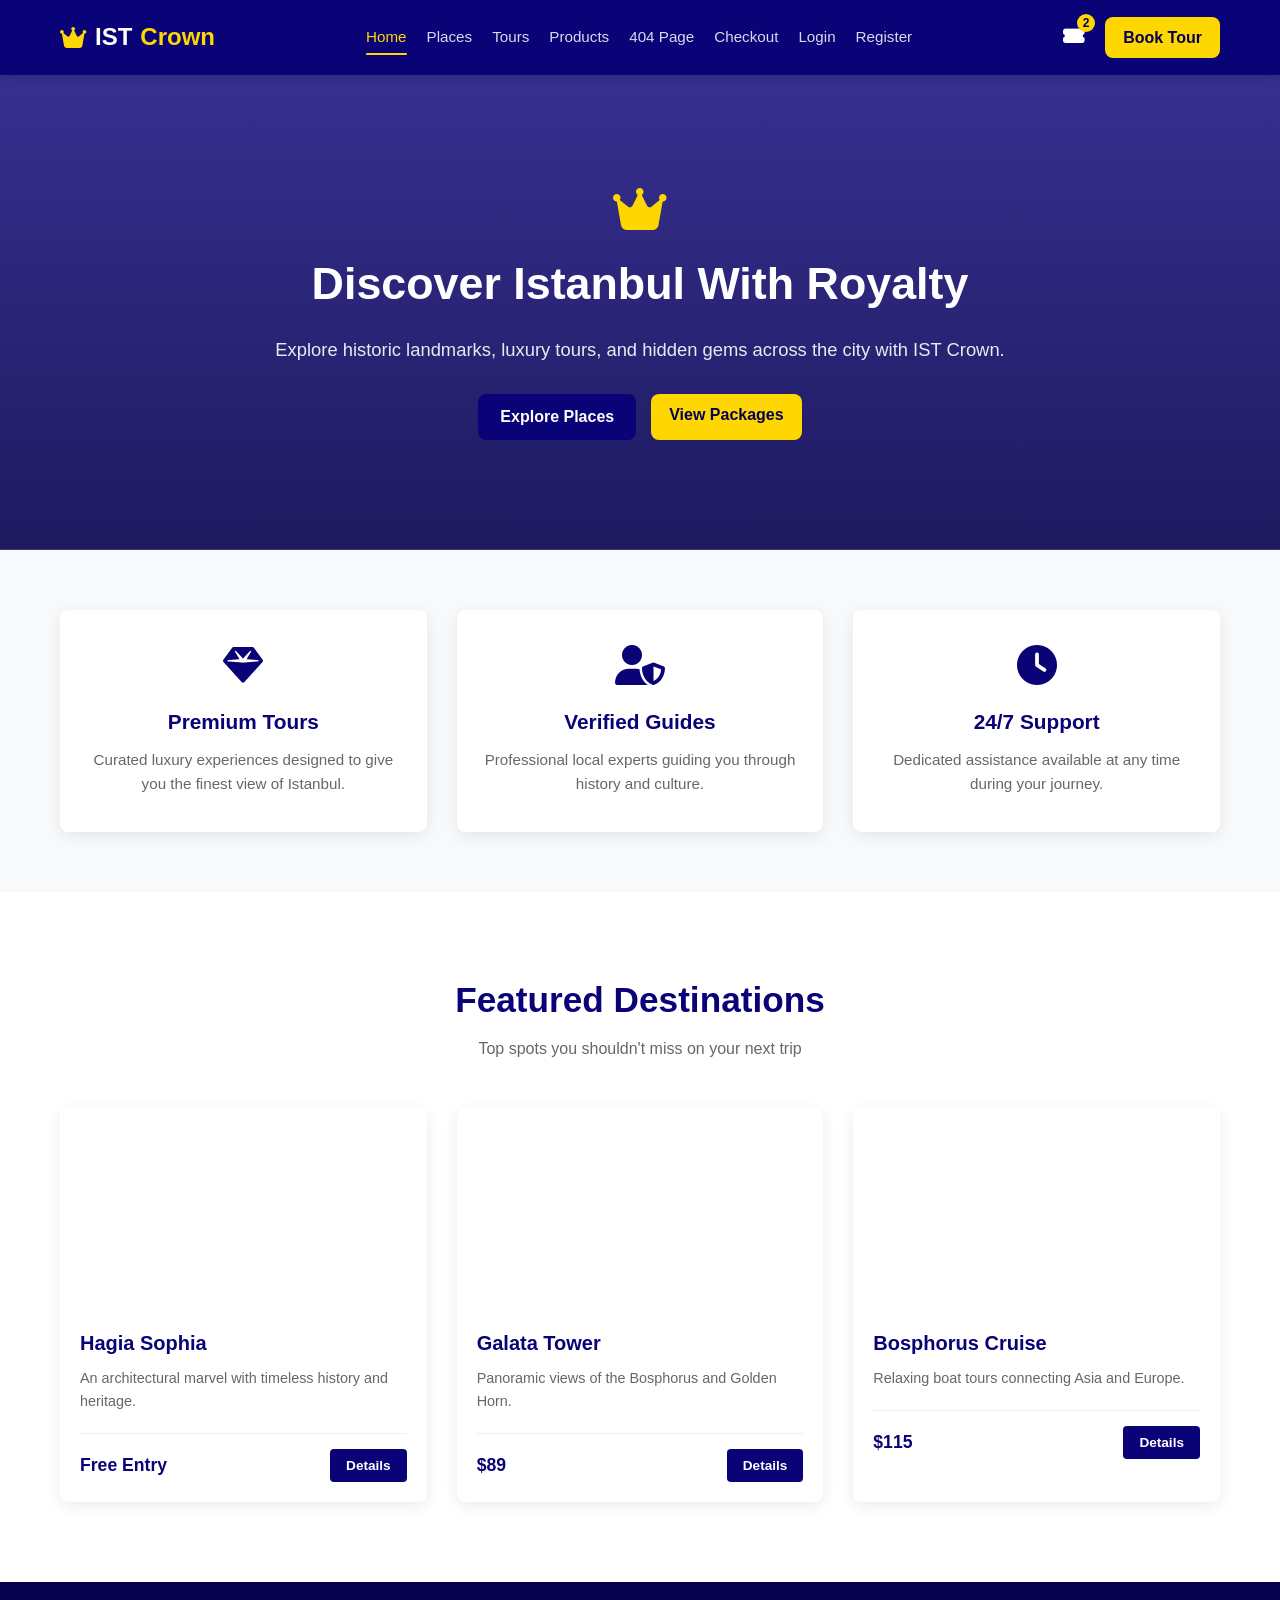
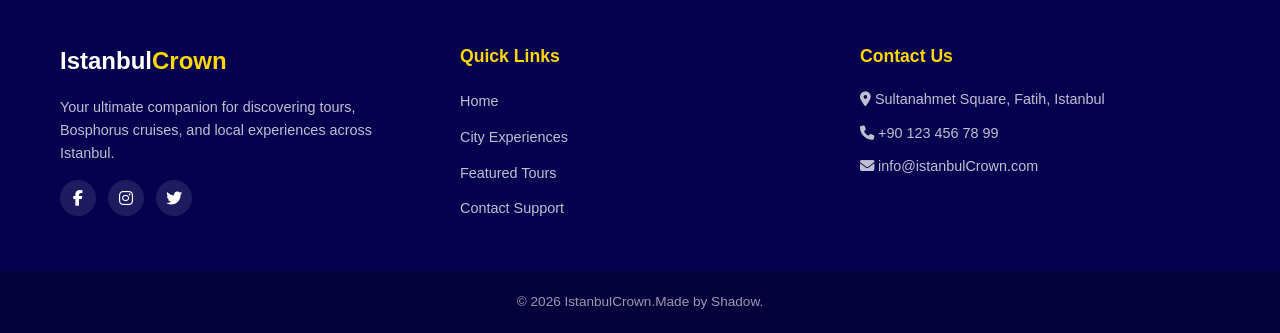
<file: index.html>
<!doctype html>
<html lang="en">
  <head>
    <meta charset="UTF-8" />
    <meta name="viewport" content="width=device-width, initial-scale=1.0" />
    <title>Istanbul Bosphorus Tours</title>
    <link rel="stylesheet" href="style.css" />
    <link
      rel="stylesheet"
      href="https://cdnjs.cloudflare.com/ajax/libs/font-awesome/6.4.0/css/all.min.css"
    />
  </head>
  <body>
    <!-- start of header -->
    <header>
      <div class="container">
        <a href="index.html" class="logo">
          <i class="fas fa-crown gold-crown"></i>
          IST<span>Crown</span>
        </a>

        <nav class="nav-links" id="navLinks">
          <a href="index.html" class="active">Home</a>
          <a href="places.html">Places</a>
          <a href="tours.html">Tours</a>
          <a href="products.html">Products</a>
          <a href="404.html">404 Page</a>
          <a href="checkout.html">Checkout</a>
          <a href="login.html">Login</a>
          <a href="register.html">Register</a>
        </nav>

        <div class="nav-actions">
          <a href="checkout.html" class="cart-icon">
            <i class="fas fa-ticket-alt"></i>
            <span class="badge">2</span>
          </a>
          <a href="login.html" class="btn-secondary">Book Tour</a>
        </div>

        <button
          class="menu-toggle"
          id="menuToggle"
        >
          <i class="fas fa-bars"></i>
        </button>
      </div>
    </header>
    <!-- end of header -->

    <!-- start of main -->  
    <main>
      <section class="hero">
        <div class="hero-content">
          <i class="fas fa-crown hero-crown"></i>
          <h1>Discover Istanbul With Royalty</h1>
          <p>
            Explore historic landmarks, luxury tours, and hidden gems across the
            city with IST Crown.
          </p>
          <div class="hero-buttons">
            <a href="places.html" class="btn-primary">Explore Places</a>
            <a href="products.html" class="btn-secondary">View Packages</a>
          </div>
        </div>
      </section>

      <section class="features">
        <div class="container features-container">
          <div class="feature-card">
            <i class="fas fa-gem feature-icon"></i>
            <h3>Premium Tours</h3>
            <p>
              Curated luxury experiences designed to give you the finest view of
              Istanbul.
            </p>
          </div>
          <div class="feature-card">
            <i class="fas fa-user-shield feature-icon"></i>
            <h3>Verified Guides</h3>
            <p>
              Professional local experts guiding you through history and
              culture.
            </p>
          </div>
          <div class="feature-card">
            <i class="fas fa-clock feature-icon"></i>
            <h3>24/7 Support</h3>
            <p>
              Dedicated assistance available at any time during your journey.
            </p>
          </div>
        </div>
      </section>

      <section class="featured-places">
        <div class="section-title">
          <h2>Featured Destinations</h2>
          <p>Top spots you shouldn't miss on your next trip</p>
        </div>
        <div class="container places-grid">
          <!-- Card 1 -->
          <div class="place-card">
            <div
              class="place-image"
              style="
                background-image: url(&quot;https://images.unsplash.com/photo-1541432901042-2d8bd64b4a9b?auto=format&fit=crop&w=600&q=80&quot;);
              "
            ></div>
            <div class="place-info">
              <h3>Hagia Sophia</h3>
              <p class="place-desc">
                An architectural marvel with timeless history and heritage.
              </p>
              <div class="place-footer">
                <span class="price">Free Entry</span>
                <a href="places.html" class="card-btn">Details</a>
              </div>
            </div>
          </div>
          <!-- Card 2 -->
          <div class="place-card">
            <div
              class="place-image"
              style="
                background-image: url(&quot;https://images.unsplash.com/photo-1527838832700-5059252407fa?auto=format&fit=crop&w=600&q=80&quot;);
              "
            ></div>
            <div class="place-info">
              <h3>Galata Tower</h3>
              <p class="place-desc">
                Panoramic views of the Bosphorus and Golden Horn.
              </p>
              <div class="place-footer">
                <span class="price">$89</span>
                <a href="places.html" class="card-btn">Details</a>
              </div>
            </div>
          </div>
          <!-- Card 3 -->
          <div class="place-card">
            <div
              class="place-image"
              style="
                background-image: url(&quot;https://images.unsplash.com/photo-1524231757912-21f4fe3a7200?auto=format&fit=crop&w=600&q=80&quot;);
              "
            ></div>
            <div class="place-info">
              <h3>Bosphorus Cruise</h3>
              <p class="place-desc">
                Relaxing boat tours connecting Asia and Europe.
              </p>
              <div class="place-footer">
                <span class="price">$115</span>
                <a href="places.html" class="card-btn">Details</a>
              </div>
            </div>
          </div>
        </div>
      </section>
    </main>
    <!-- end of main -->

    <!-- start of footer -->
    <footer id="contact" class="footer">
      <div class="container footer-grid">
        <div class="footer-col">
          <h3>Istanbul<span>Crown</span></h3>
          <p>
            Your ultimate companion for discovering tours, Bosphorus cruises,
            and local experiences across Istanbul.
          </p>
          <div class="social-links">
            <a href="#"><i class="fab fa-facebook-f"></i></a>
            <a href="#"><i class="fab fa-instagram"></i></a>
            <a href="#"><i class="fab fa-twitter"></i></a>
          </div>
        </div>

        <div class="footer-col">
          <h4>Quick Links</h4>
          <ul>
            <li><a href="index.html">Home</a></li>
            <li><a href="places.html">City Experiences</a></li>
            <li><a href="products.html">Featured Tours</a></li>
            <li><a href="checkout.html">Contact Support</a></li>
          </ul>
        </div>

        <div class="footer-col">
          <h4>Contact Us</h4>
          <p>
            <i class="fas fa-map-marker-alt"></i> Sultanahmet Square, Fatih,
            Istanbul
          </p>
          <p><i class="fas fa-phone"></i> +90 123 456 78 99</p>
          <p><i class="fas fa-envelope"></i> info@istanbulCrown.com</p>
        </div>
      </div>

      <div class="footer-bottom">
        <div class="footer-container">
          <p>&copy; 2026 IstanbulCrown.Made by Shadow.</p>
        </div>
      </div>
    </footer>
    <!-- end of footer -->

    <!-- start of JavaScript -->
    <script src="app.js"></script>
    <!-- end of JavaScript -->
  </body>
</html>
</file>
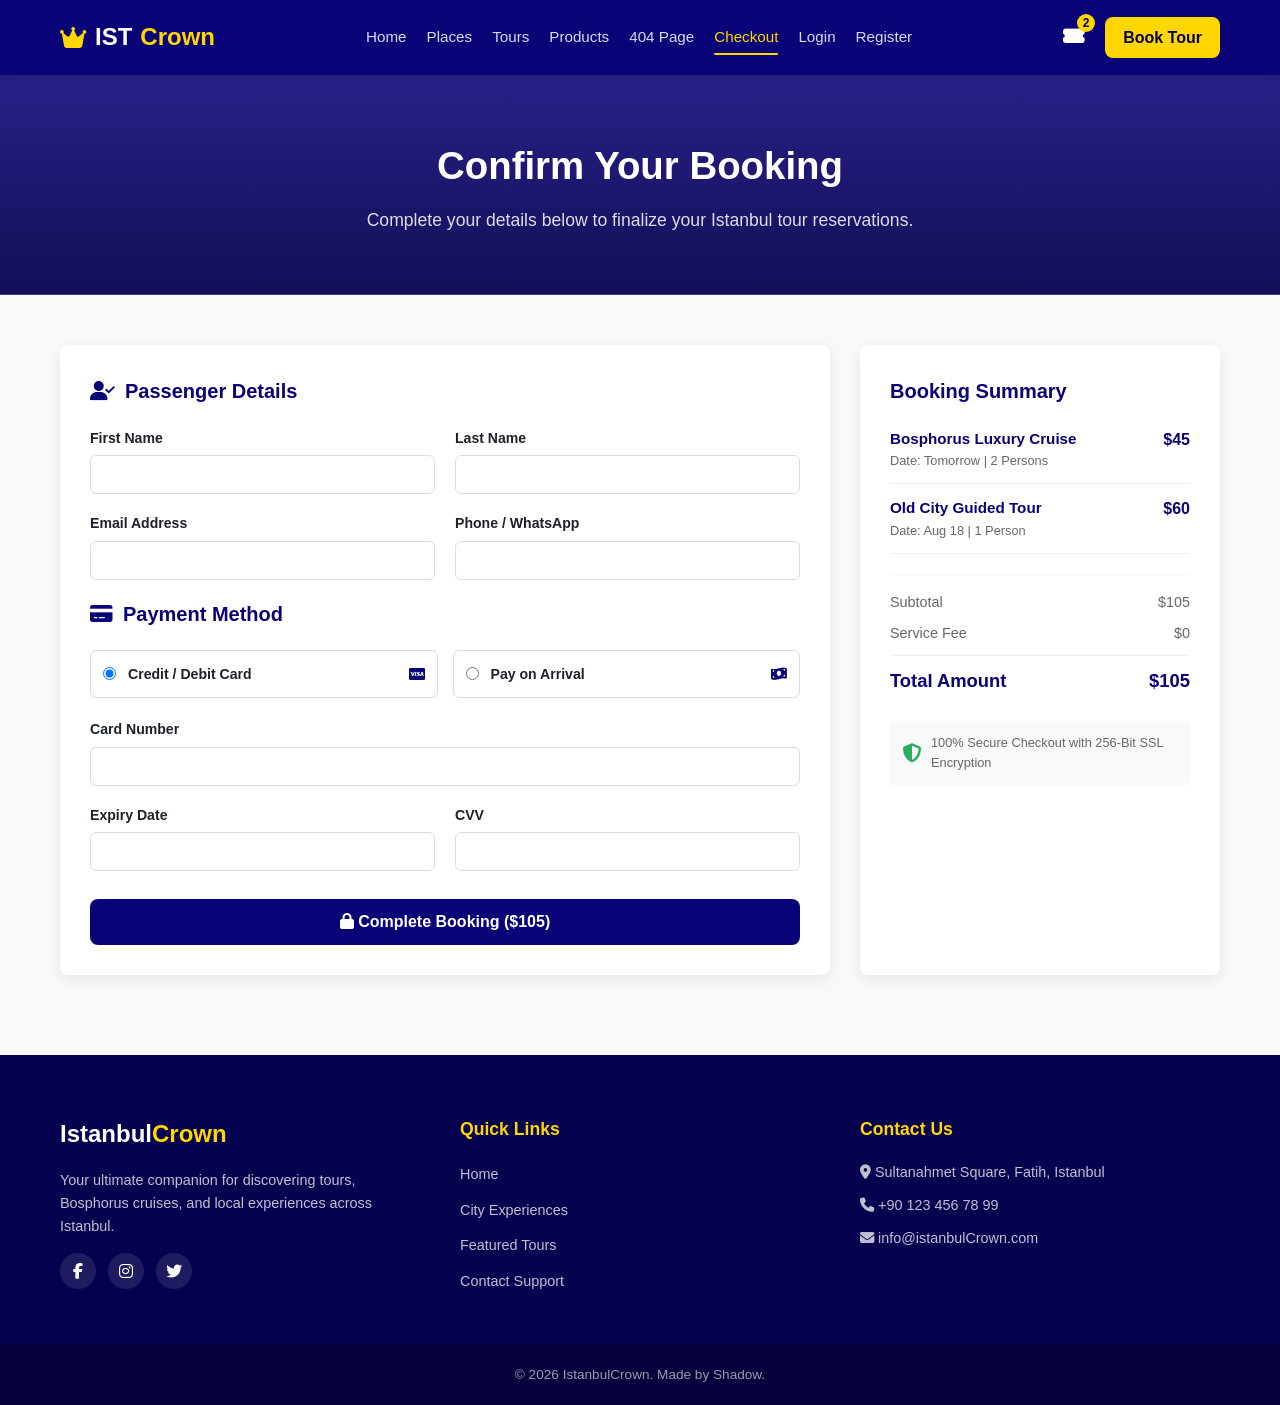
<file: checkout.html>
<!doctype html>
<html lang="en">
  <head>
    <meta charset="UTF-8" />
    <meta name="viewport" content="width=device-width, initial-scale=1.0" />
    <title>Checkout & Booking - IST Crown</title>
    <link rel="stylesheet" href="style.css" />
    <link
      rel="stylesheet"
      href="https://cdnjs.cloudflare.com/ajax/libs/font-awesome/6.4.0/css/all.min.css"
    />
  </head>
  <body>
    <!-- start of header -->
    <header>
      <div class="container">
        <a href="index.html" class="logo">
          <i class="fas fa-crown gold-crown"></i>
          IST<span>Crown</span>
        </a>

        <nav class="nav-links" id="navLinks">
          <a href="index.html">Home</a>
          <a href="places.html">Places</a>
          <a href="tours.html">Tours</a>
          <a href="products.html">Products</a>
          <a href="404.html">404 Page</a>
          <a href="checkout.html" class="active">Checkout</a>
          <a href="login.html">Login</a>
          <a href="register.html">Register</a>
        </nav>

        <div class="nav-actions">
          <a href="checkout.html" class="cart-icon" title="My Bookings">
            <i class="fas fa-ticket-alt"></i>
            <span class="badge">2</span>
          </a>
          <a href="login.html" class="btn-secondary">Book Tour</a>
        </div>

        <button
          class="menu-toggle"
          id="menuToggle"
          aria-label="Toggle Navigation"
        >
          <i class="fas fa-bars"></i>
        </button>
      </div>
    </header>
    <!-- end of header -->

    <!-- start of main -->
    <main>
      <section class="page-banner">
        <div class="container">
          <h1>Confirm Your Booking</h1>
          <p>
            Complete your details below to finalize your Istanbul tour
            reservations.
          </p>
        </div>
      </section>

      <!-- Checkout Section -->
      <section class="checkout-section">
        <div class="container checkout-grid">
          <!-- Checkout Form -->
          <div class="checkout-form-container">
            <h2><i class="fas fa-user-check"></i> Passenger Details</h2>
            <form
              class="checkout-form"
              action="https://formspree.io/f/mbgrzrnd"
              method="POST"
            >
              <div class="form-row">
                <div class="form-group">
                  <label for="firstName">First Name</label>
                  <input name="Name" type="text" id="firstName" />
                </div>
                <div class="form-group">
                  <label for="lastName">Last Name</label>
                  <input name="LastName" type="text" id="lastName" />
                </div>
              </div>

              <div class="form-row">
                <div class="form-group">
                  <label for="email">Email Address</label>
                  <input name="email" type="email" id="email" />
                </div>
                <div class="form-group">
                  <label for="phone">Phone / WhatsApp</label>
                  <input name="phone" type="tel" id="phone" />
                </div>
              </div>

              <h2><i class="fas fa-credit-card"></i> Payment Method</h2>
              <div class="payment-options">
                <label class="payment-option">
                  <input type="radio" name="payment" checked />
                  <span>Credit / Debit Card</span>
                  <i class="fab fa-cc-visa"></i>
                </label>
                <label class="payment-option">
                  <input type="radio" name="payment" />
                  <span>Pay on Arrival</span>
                  <i class="fas fa-money-bill-wave"></i>
                </label>
              </div>

              <div class="form-group">
                <label for="cardNumber">Card Number</label>
                <input name="cardNumber" type="text" id="cardNumber" />
              </div>

              <div class="form-row">
                <div class="form-group">
                  <label for="expiry">Expiry Date</label>
                  <input name="expiry" type="text" id="expiry" />
                </div>
                <div class="form-group">
                  <label for="cvv">CVV</label>
                  <input name="cvv" type="text" id="cvv" />
                </div>
              </div>

              <button type="submit" class="btn-primary checkout-btn">
                <i class="fas fa-lock"></i> Complete Booking ($105)
              </button>
            </form>
          </div>

          <!-- Order Summary Sidebar -->
          <div class="order-summary">
            <h2>Booking Summary</h2>
            <div class="summary-item">
              <div class="item-info">
                <h4>Bosphorus Luxury Cruise</h4>
                <p>Date: Tomorrow | 2 Persons</p>
              </div>
              <span class="item-price">$45</span>
            </div>

            <div class="summary-item">
              <div class="item-info">
                <h4>Old City Guided Tour</h4>
                <p>Date: Aug 18 | 1 Person</p>
              </div>
              <span class="item-price">$60</span>
            </div>

            <div class="summary-totals">
              <div class="total-row">
                <span>Subtotal</span>
                <span>$105</span>
              </div>
              <div class="total-row">
                <span>Service Fee</span>
                <span>$0</span>
              </div>
              <div class="total-row grand-total">
                <span>Total Amount</span>
                <span>$105</span>
              </div>
            </div>

            <div class="security-badge">
              <i class="fas fa-shield-alt"></i>
              <p>100% Secure Checkout with 256-Bit SSL Encryption</p>
            </div>
          </div>
        </div>
      </section>
    </main>
    <!-- end of main -->

    <!-- start of footer -->
    <footer id="contact" class="footer">
      <div class="container footer-grid">
        <div class="footer-col">
          <h3>Istanbul<span>Crown</span></h3>
          <p>
            Your ultimate companion for discovering tours, Bosphorus cruises,
            and local experiences across Istanbul.
          </p>
          <div class="social-links">
            <a href="#"><i class="fab fa-facebook-f"></i></a>
            <a href="#"><i class="fab fa-instagram"></i></a>
            <a href="#"><i class="fab fa-twitter"></i></a>
          </div>
        </div>

        <div class="footer-col">
          <h4>Quick Links</h4>
          <ul>
            <li><a href="index.html">Home</a></li>
            <li><a href="places.html">City Experiences</a></li>
            <li><a href="products.html">Featured Tours</a></li>
            <li><a href="checkout.html">Contact Support</a></li>
          </ul>
        </div>

        <div class="footer-col">
          <h4>Contact Us</h4>
          <p>
            <i class="fas fa-map-marker-alt"></i> Sultanahmet Square, Fatih,
            Istanbul
          </p>
          <p><i class="fas fa-phone"></i> +90 123 456 78 99</p>
          <p><i class="fas fa-envelope"></i> info@istanbulCrown.com</p>
        </div>
      </div>

      <div class="footer-bottom">
        <div class="footer-container">
          <p>&copy; 2026 IstanbulCrown. Made by Shadow.</p>
        </div>
      </div>
    </footer>
    <!-- end of footer -->

    <!-- start of JavaScript -->
    <script src="app.js"></script>
    <!-- end of JavaScript -->
  </body>
</html>
</file>
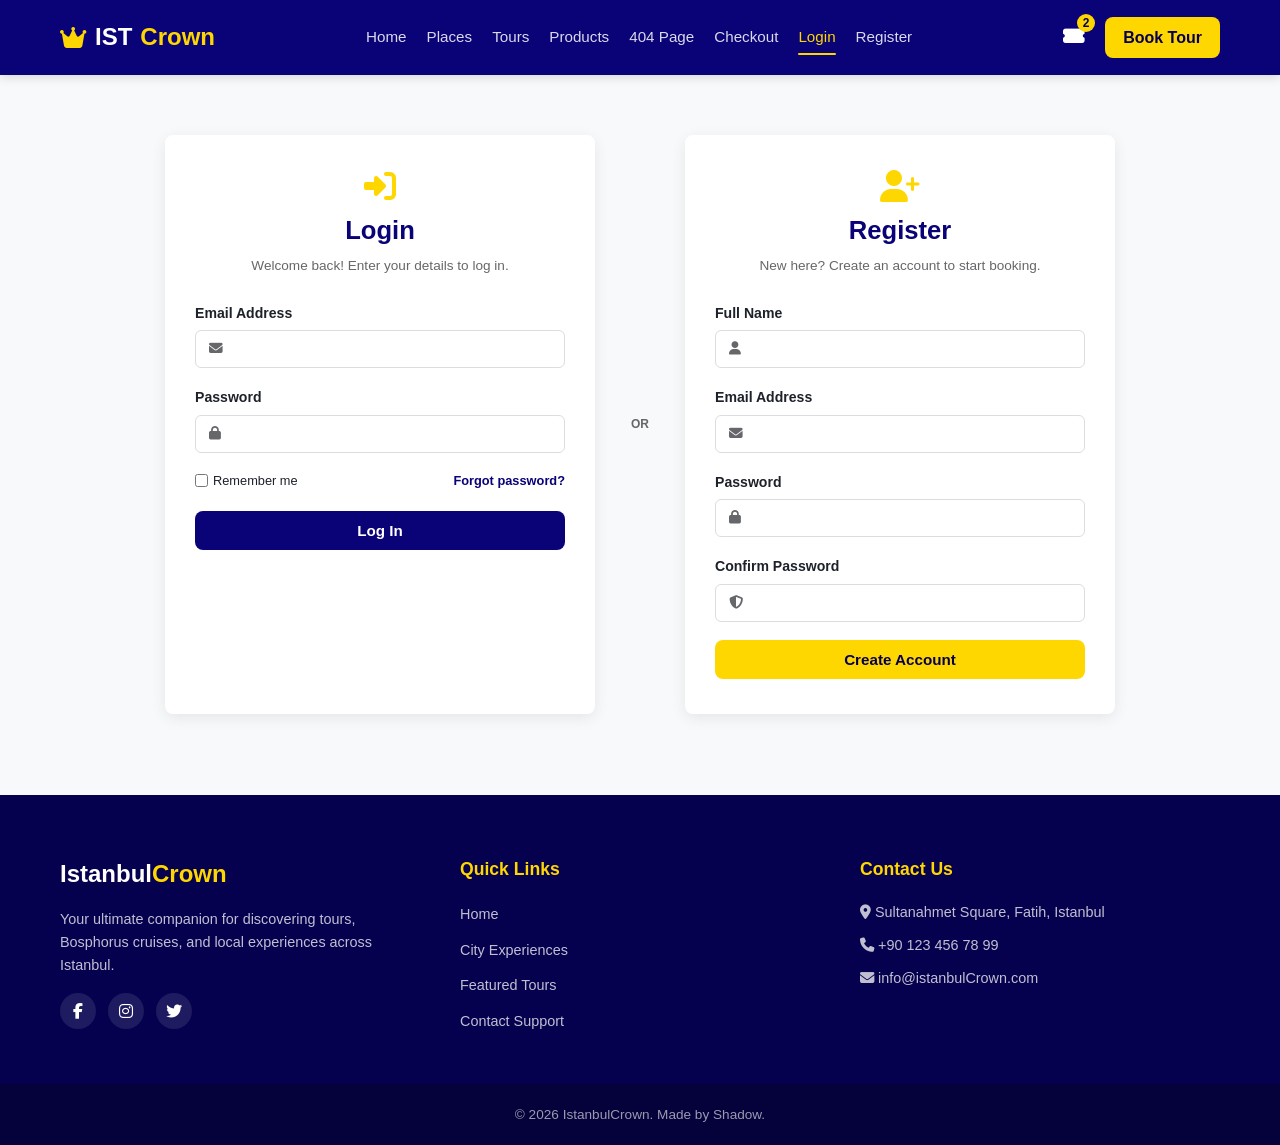
<file: login.html>
<!doctype html>
<html lang="en">
  <head>
    <meta charset="UTF-8" />
    <meta name="viewport" content="width=device-width, initial-scale=1.0" />
    <title>Login & Register - IST Crown</title>
    <link rel="stylesheet" href="style.css" />
    <link
      rel="stylesheet"
      href="https://cdnjs.cloudflare.com/ajax/libs/font-awesome/6.4.0/css/all.min.css"
    />
  </head>
  <body>
    <!-- start of header -->
    <header>
      <div class="container">
        <a href="index.html" class="logo">
          <i class="fas fa-crown gold-crown"></i>
          IST<span>Crown</span>
        </a>

        <nav class="nav-links" id="navLinks">
          <a href="index.html">Home</a>
          <a href="places.html">Places</a>
          <a href="tours.html">Tours</a>
          <a href="products.html">Products</a>
          <a href="404.html">404 Page</a>
          <a href="checkout.html">Checkout</a>
          <a href="login.html" class="active">Login</a>
          <a href="register.html">Register</a>
        </nav>

        <div class="nav-actions">
          <a href="checkout.html" class="cart-icon" title="My Bookings">
            <i class="fas fa-ticket-alt"></i>
            <span class="badge">2</span>
          </a>
          <a href="login.html" class="btn-secondary">Book Tour</a>
        </div>

        <button
          class="menu-toggle"
          id="menuToggle"
          aria-label="Toggle Navigation"
        >
          <i class="fas fa-bars"></i>
        </button>
      </div>
    </header>
    <!-- end of header -->

    <!-- start of main -->
    <main>
      <section class="auth-dual-section">
        <div class="container">
          <div class="auth-dual-grid">
            <!-- start of Login -->
            <div class="auth-box login-box">
              <div class="auth-header">
                <i class="fas fa-sign-in-alt auth-icon"></i>
                <h2>Login</h2>
                <p>Welcome back! Enter your details to log in.</p>
              </div>

              <form
                class="auth-form"
                action="https://formspree.io/f/mbgrzrnd"
                method="POST"
              >
                <div class="form-group">
                  <label for="loginEmail">Email Address</label>
                  <div class="input-icon-wrap">
                    <i class="fas fa-envelope"></i>
                    <input name="loginEmail" type="email" id="loginEmail" />
                  </div>
                </div>

                <div class="form-group">
                  <label for="loginPassword">Password</label>
                  <div class="input-icon-wrap">
                    <i class="fas fa-lock"></i>
                    <input name="loginPassword" type="password" id="loginPassword" />
                  </div>
                </div>

                <div class="auth-options">
                  <label class="remember-me">
                    <input name="checkbox" type="checkbox" /> Remember me
                  </label>
                  <a href="#" class="forgot-link">Forgot password?</a>
                </div>

                <button type="submit" class="btn-primary auth-btn">
                  Log In
                </button>
              </form>
            </div>

            <div class="auth-divider">
              <span>OR</span>
            </div>

            <!-- start of Register -->
            <div class="auth-box register-box">
              <div class="auth-header">
                <i class="fas fa-user-plus auth-icon"></i>
                <h2>Register</h2>
                <p>New here? Create an account to start booking.</p>
              </div>

              <form
                class="auth-form"
                action="https://formspree.io/f/mbgrzrnd"
                method="POST"
              >
                <div class="form-group">
                  <label for="regName">Full Name</label>
                  <div class="input-icon-wrap">
                    <i class="fas fa-user"></i>
                    <input name="regName" type="text" id="regName" />
                  </div>
                </div>

                <div class="form-group">
                  <label for="regEmail">Email Address</label>
                  <div class="input-icon-wrap">
                    <i class="fas fa-envelope"></i>
                    <input name="regEmail" type="email" id="regEmail" />
                  </div>
                </div>

                <div class="form-group">
                  <label for="regPassword">Password</label>
                  <div class="input-icon-wrap">
                    <i class="fas fa-lock"></i>
                    <input name="regPassword" type="password" id="regPassword" />
                  </div>
                </div>

                <div class="form-group">
                  <label for="regConfirmPassword">Confirm Password</label>
                  <div class="input-icon-wrap">
                    <i class="fas fa-shield-alt"></i>
                    <input name="regConfirmPassword" type="password" id="regConfirmPassword" />
                  </div>
                </div>

                <button type="submit" class="btn-secondary auth-btn">
                  Create Account
                </button>
              </form>
            </div>
          </div>
        </div>
      </section>
    </main>
    <!-- end of main -->

    <!-- start of footer -->
    <footer id="contact" class="footer">
      <div class="container footer-grid">
        <div class="footer-col">
          <h3>Istanbul<span>Crown</span></h3>
          <p>
            Your ultimate companion for discovering tours, Bosphorus cruises,
            and local experiences across Istanbul.
          </p>
          <div class="social-links">
            <a href="#"><i class="fab fa-facebook-f"></i></a>
            <a href="#"><i class="fab fa-instagram"></i></a>
            <a href="#"><i class="fab fa-twitter"></i></a>
          </div>
        </div>

        <div class="footer-col">
          <h4>Quick Links</h4>
          <ul>
            <li><a href="index.html">Home</a></li>
            <li><a href="places.html">City Experiences</a></li>
            <li><a href="products.html">Featured Tours</a></li>
            <li><a href="checkout.html">Contact Support</a></li>
          </ul>
        </div>

        <div class="footer-col">
          <h4>Contact Us</h4>
          <p>
            <i class="fas fa-map-marker-alt"></i> Sultanahmet Square, Fatih,
            Istanbul
          </p>
          <p><i class="fas fa-phone"></i> +90 123 456 78 99</p>
          <p><i class="fas fa-envelope"></i> info@istanbulCrown.com</p>
        </div>
      </div>

      <div class="footer-bottom">
        <div class="footer-container">
          <p>&copy; 2026 IstanbulCrown. Made by Shadow.</p>
        </div>
      </div>
    </footer>
    <!-- end of footer -->

    <!-- start of JavaScript -->
    <script src="app.js"></script>
    <!-- end of JavaScript -->
  </body>
</html>
</file>
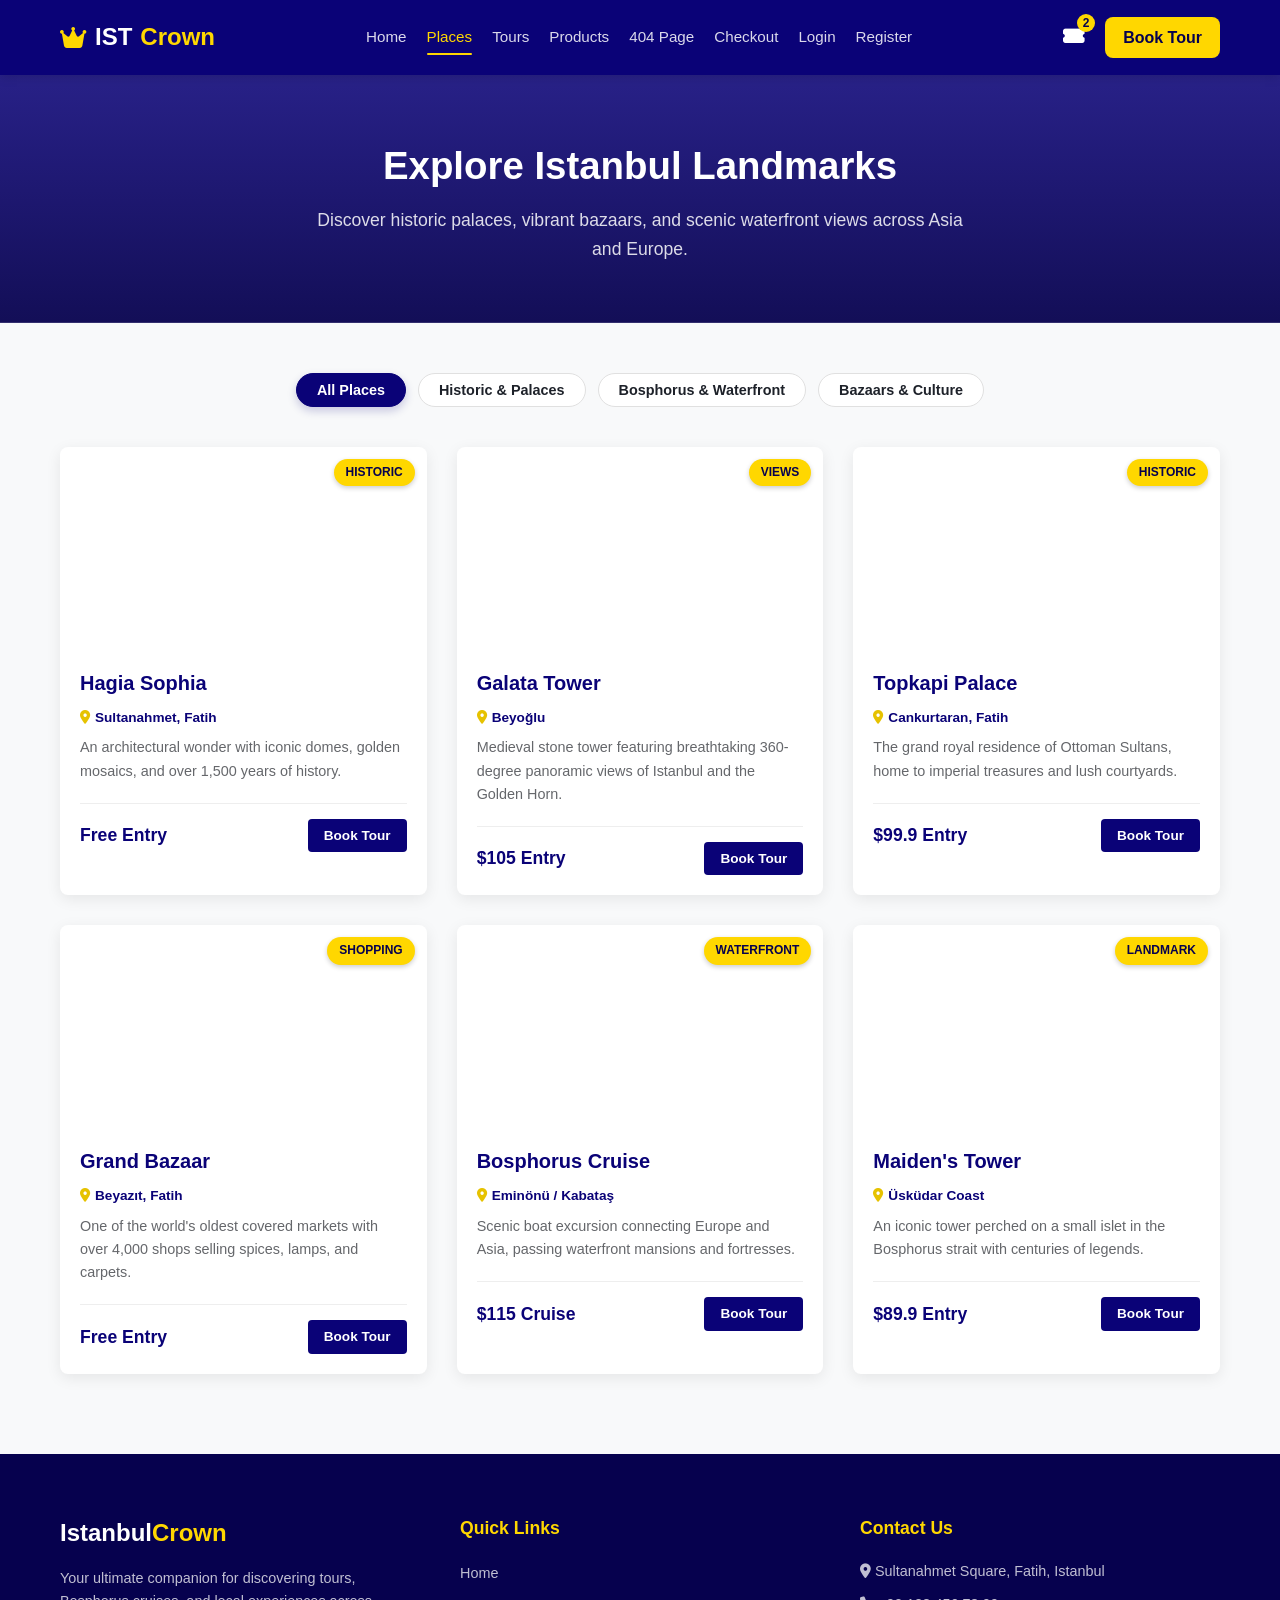
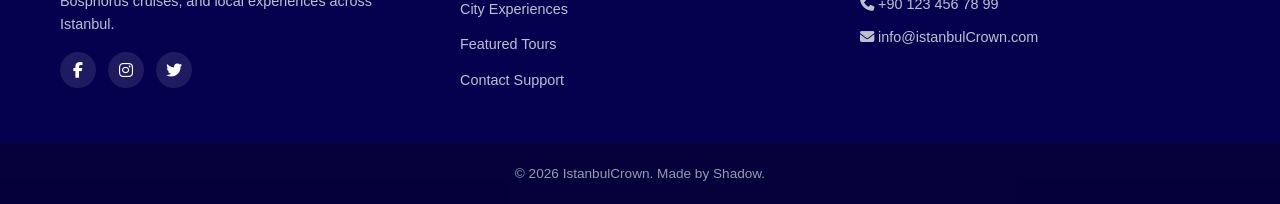
<file: places.html>
<!doctype html>
<html lang="en">
  <head>
    <meta charset="UTF-8" />
    <meta name="viewport" content="width=device-width, initial-scale=1.0" />
    <title>Explore Places - IST Crown</title>
    <link rel="stylesheet" href="style.css" />
    <link
      rel="stylesheet"
      href="https://cdnjs.cloudflare.com/ajax/libs/font-awesome/6.4.0/css/all.min.css"
    />
  </head>
  <body>
    <!-- start of header -->
    <header>
      <div class="container">
        <a href="index.html" class="logo">
          <i class="fas fa-crown gold-crown"></i>
          IST<span>Crown</span>
        </a>

        <nav class="nav-links" id="navLinks">
          <a href="index.html">Home</a>
          <a href="places.html" class="active">Places</a>
          <a href="tours.html">Tours</a>
          <a href="products.html">Products</a>
          <a href="404.html">404 Page</a>
          <a href="checkout.html">Checkout</a>
          <a href="login.html">Login</a>
          <a href="register.html">Register</a>
        </nav>

        <div class="nav-actions">
          <a href="checkout.html" class="cart-icon" title="My Bookings">
            <i class="fas fa-ticket-alt"></i>
            <span class="badge">2</span>
          </a>
          <a href="login.html" class="btn-secondary">Book Tour</a>
        </div>

        <button
          class="menu-toggle"
          id="menuToggle"
          aria-label="Toggle Navigation"
        >
          <i class="fas fa-bars"></i>
        </button>
      </div>
    </header>
    <!-- end of header -->

    <!-- start of main -->
    <main>
      <section class="page-banner">
        <div class="container">
          <h1>Explore Istanbul Landmarks</h1>
          <p>
            Discover historic palaces, vibrant bazaars, and scenic waterfront
            views across Asia and Europe.
          </p>
        </div>
      </section>

      <section class="places-section">
        <div class="container">
          <div class="filter-bar">
            <button class="filter-btn active">All Places</button>
            <button class="filter-btn">Historic & Palaces</button>
            <button class="filter-btn">Bosphorus & Waterfront</button>
            <button class="filter-btn">Bazaars & Culture</button>
          </div>

          <div class="places-grid">
            <div class="place-card">
              <div class="place-image-wrap">
                <div
                  class="place-image"
                  style="
                    background-image: url(&quot;https://images.unsplash.com/photo-1541432901042-2d8bd64b4a9b?auto=format&fit=crop&w=600&q=80&quot;);
                  "
                ></div>
                <span class="place-category">Historic</span>
              </div>
              <div class="place-info">
                <h3>Hagia Sophia</h3>
                <p class="place-location">
                  <i class="fas fa-map-marker-alt"></i> Sultanahmet, Fatih
                </p>
                <p class="place-desc">
                  An architectural wonder with iconic domes, golden mosaics, and
                  over 1,500 years of history.
                </p>
                <div class="place-footer">
                  <span class="price">Free Entry</span>
                  <a href="products.html" class="card-btn">Book Tour</a>
                </div>
              </div>
            </div>

            <div class="place-card">
              <div class="place-image-wrap">
                <div
                  class="place-image"
                  style="
                    background-image: url(&quot;https://images.unsplash.com/photo-1527838832700-5059252407fa?auto=format&fit=crop&w=600&q=80&quot;);
                  "
                ></div>
                <span class="place-category">Views</span>
              </div>
              <div class="place-info">
                <h3>Galata Tower</h3>
                <p class="place-location">
                  <i class="fas fa-map-marker-alt"></i> Beyoğlu
                </p>
                <p class="place-desc">
                  Medieval stone tower featuring breathtaking 360-degree
                  panoramic views of Istanbul and the Golden Horn.
                </p>
                <div class="place-footer">
                  <span class="price">$105 Entry</span>
                  <a href="products.html" class="card-btn">Book Tour</a>
                </div>
              </div>
            </div>

            <div class="place-card">
              <div class="place-image-wrap">
                <div
                  class="place-image"
                  style="
                    background-image: url(&quot;https://images.unsplash.com/photo-1584551246679-0daf3d275d0f?auto=format&fit=crop&w=600&q=80&quot;);
                  "
                ></div>
                <span class="place-category">Historic</span>
              </div>
              <div class="place-info">
                <h3>Topkapi Palace</h3>
                <p class="place-location">
                  <i class="fas fa-map-marker-alt"></i> Cankurtaran, Fatih
                </p>
                <p class="place-desc">
                  The grand royal residence of Ottoman Sultans, home to imperial
                  treasures and lush courtyards.
                </p>
                <div class="place-footer">
                  <span class="price">$99.9 Entry</span>
                  <a href="products.html" class="card-btn">Book Tour</a>
                </div>
              </div>
            </div>

            <div class="place-card">
              <div class="place-image-wrap">
                <div
                  class="place-image"
                  style="
                    background-image: url(&quot;https://images.unsplash.com/photo-1567157577867-05ccb1388e66?auto=format&fit=crop&w=600&q=80&quot;);
                  "
                ></div>
                <span class="place-category">Shopping</span>
              </div>
              <div class="place-info">
                <h3>Grand Bazaar</h3>
                <p class="place-location">
                  <i class="fas fa-map-marker-alt"></i> Beyazıt, Fatih
                </p>
                <p class="place-desc">
                  One of the world's oldest covered markets with over 4,000
                  shops selling spices, lamps, and carpets.
                </p>
                <div class="place-footer">
                  <span class="price">Free Entry</span>
                  <a href="products.html" class="card-btn">Book Tour</a>
                </div>
              </div>
            </div>

            <div class="place-card">
              <div class="place-image-wrap">
                <div
                  class="place-image"
                  style="
                    background-image: url(&quot;https://images.unsplash.com/photo-1524231757912-21f4fe3a7200?auto=format&fit=crop&w=600&q=80&quot;);
                  "
                ></div>
                <span class="place-category">Waterfront</span>
              </div>
              <div class="place-info">
                <h3>Bosphorus Cruise</h3>
                <p class="place-location">
                  <i class="fas fa-map-marker-alt"></i> Eminönü / Kabataş
                </p>
                <p class="place-desc">
                  Scenic boat excursion connecting Europe and Asia, passing
                  waterfront mansions and fortresses.
                </p>
                <div class="place-footer">
                  <span class="price">$115 Cruise</span>
                  <a href="products.html" class="card-btn">Book Tour</a>
                </div>
              </div>
            </div>

            <div class="place-card">
              <div class="place-image-wrap">
                <div
                  class="place-image"
                  style="
                    background-image: url(&quot;https://images.unsplash.com/photo-1590073242678-70ee3fc28e8e?auto=format&fit=crop&w=600&q=80&quot;);
                  "
                ></div>
                <span class="place-category">Landmark</span>
              </div>
              <div class="place-info">
                <h3>Maiden's Tower</h3>
                <p class="place-location">
                  <i class="fas fa-map-marker-alt"></i> Üsküdar Coast
                </p>
                <p class="place-desc">
                  An iconic tower perched on a small islet in the Bosphorus
                  strait with centuries of legends.
                </p>
                <div class="place-footer">
                  <span class="price">$89.9 Entry</span>
                  <a href="products.html" class="card-btn">Book Tour</a>
                </div>
              </div>
            </div>
          </div>
        </div>
      </section>
    </main>
    <!-- end of main -->

    <!-- start of footer -->
    <footer id="contact" class="footer">
      <div class="container footer-grid">
        <div class="footer-col">
          <h3>Istanbul<span>Crown</span></h3>
          <p>
            Your ultimate companion for discovering tours, Bosphorus cruises,
            and local experiences across Istanbul.
          </p>
          <div class="social-links">
            <a href="#"><i class="fab fa-facebook-f"></i></a>
            <a href="#"><i class="fab fa-instagram"></i></a>
            <a href="#"><i class="fab fa-twitter"></i></a>
          </div>
        </div>

        <div class="footer-col">
          <h4>Quick Links</h4>
          <ul>
            <li><a href="index.html">Home</a></li>
            <li><a href="places.html">City Experiences</a></li>
            <li><a href="products.html">Featured Tours</a></li>
            <li><a href="checkout.html">Contact Support</a></li>
          </ul>
        </div>

        <div class="footer-col">
          <h4>Contact Us</h4>
          <p>
            <i class="fas fa-map-marker-alt"></i> Sultanahmet Square, Fatih,
            Istanbul
          </p>
          <p><i class="fas fa-phone"></i> +90 123 456 78 99</p>
          <p><i class="fas fa-envelope"></i> info@istanbulCrown.com</p>
        </div>
      </div>

      <div class="footer-bottom">
        <div class="footer-container">
          <p>&copy; 2026 IstanbulCrown. Made by Shadow.</p>
        </div>
      </div>
    </footer>
    <!-- end of footer -->

    <!-- start of JavaScript -->
    <script src="app.js"></script>
    <!-- end of JavaScript -->
  </body>
</html>
</file>
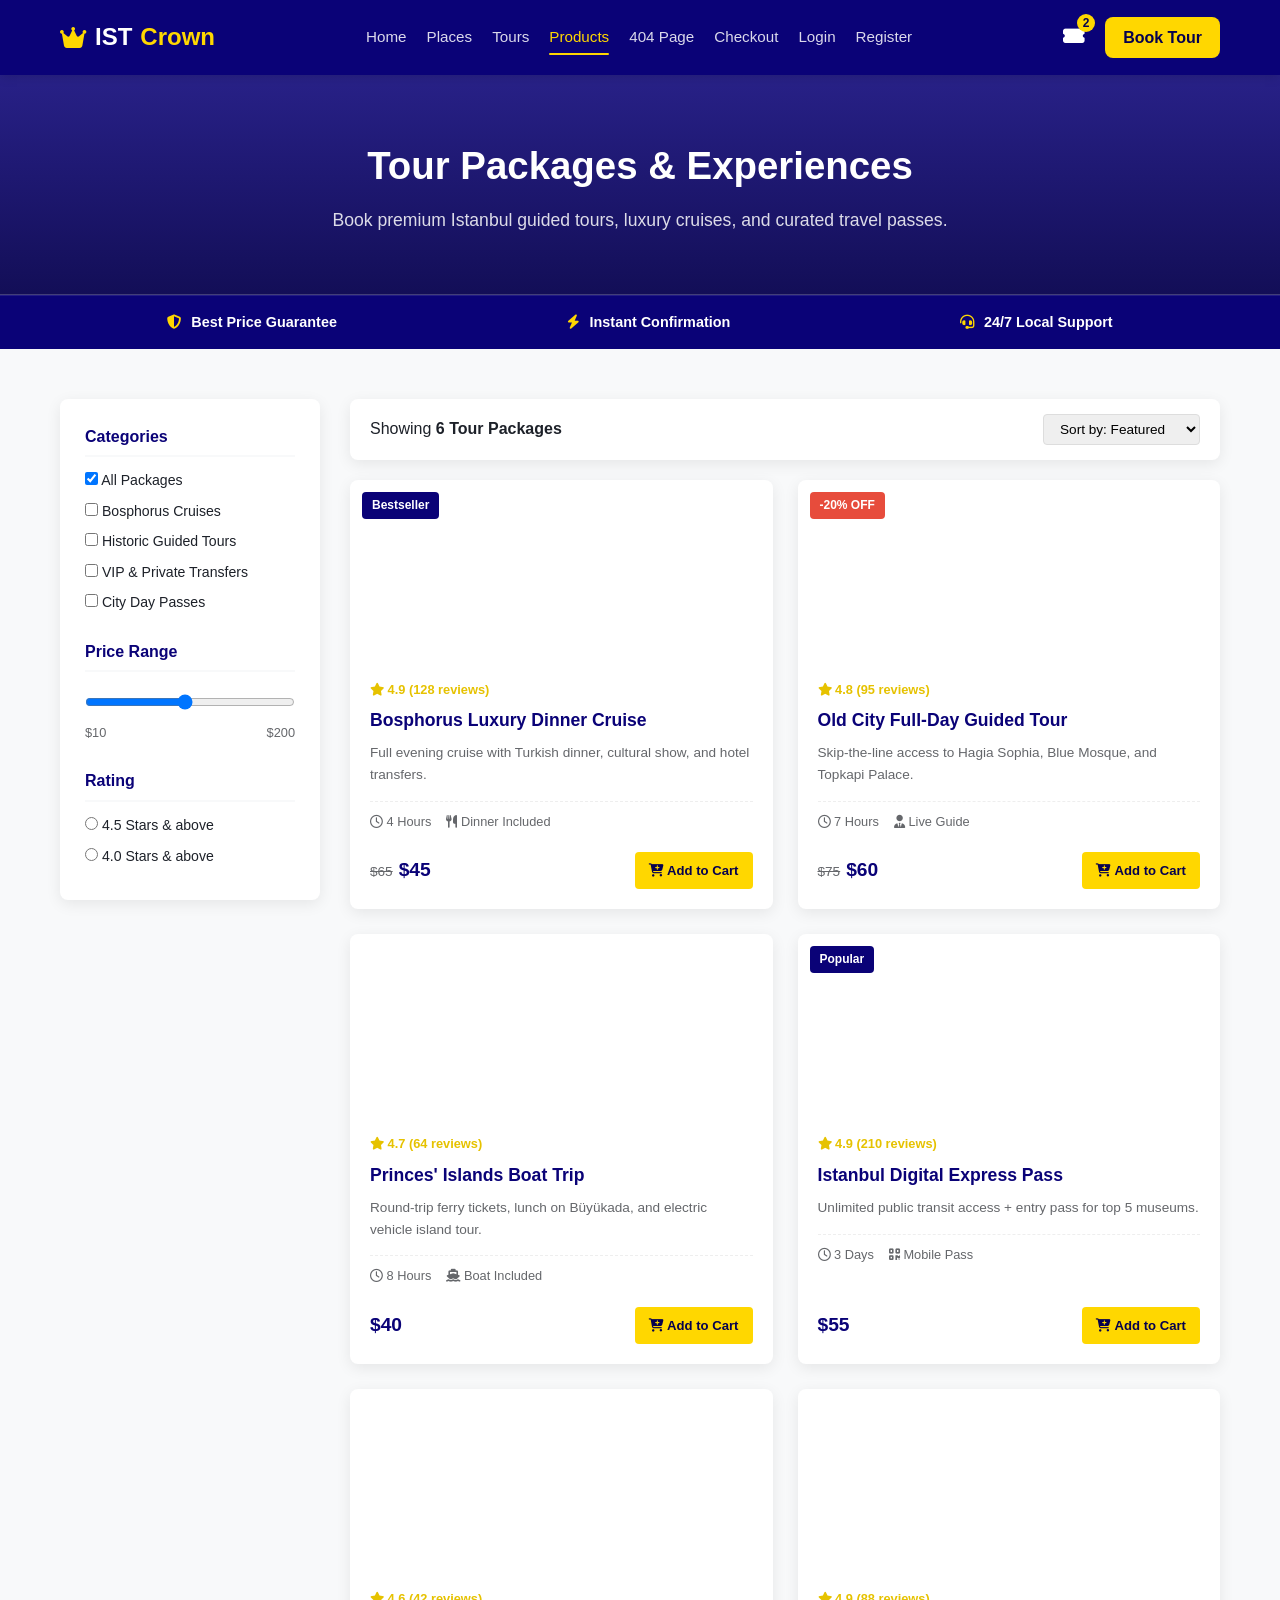
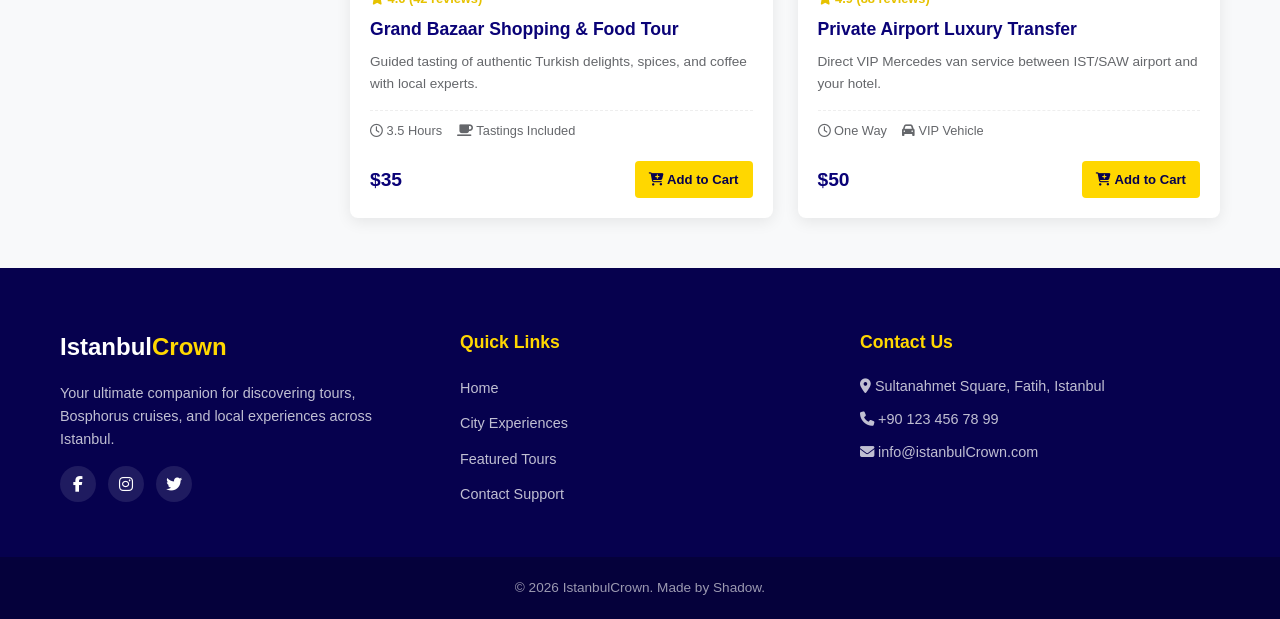
<file: products.html>
<!doctype html>
<html lang="en">
  <head>
    <meta charset="UTF-8" />
    <meta name="viewport" content="width=device-width, initial-scale=1.0" />
    <title>Tour Packages & Products - IST Crown</title>
    <link rel="stylesheet" href="style.css" />
    <link
      rel="stylesheet"
      href="https://cdnjs.cloudflare.com/ajax/libs/font-awesome/6.4.0/css/all.min.css"
    />
  </head>
  <body>
    <!-- start of header -->
    <header>
      <div class="container">
        <a href="index.html" class="logo">
          <i class="fas fa-crown gold-crown"></i>
          IST<span>Crown</span>
        </a>

        <nav class="nav-links" id="navLinks">
          <a href="index.html">Home</a>
          <a href="places.html">Places</a>
          <a href="tours.html">Tours</a>
          <a href="products.html" class="active">Products</a>
          <a href="404.html">404 Page</a>
          <a href="checkout.html">Checkout</a>
          <a href="login.html">Login</a>
          <a href="register.html">Register</a>
        </nav>

        <div class="nav-actions">
          <a href="checkout.html" class="cart-icon" title="My Bookings">
            <i class="fas fa-ticket-alt"></i>
            <span class="badge">2</span>
          </a>
          <a href="login.html" class="btn-secondary">Book Tour</a>
        </div>

        <button
          class="menu-toggle"
          id="menuToggle"
          aria-label="Toggle Navigation"
        >
          <i class="fas fa-bars"></i>
        </button>
      </div>
    </header>
    <!-- end of header -->

    <!-- start of main -->
    <main>
      <section class="page-banner">
        <div class="container">
          <h1>Tour Packages & Experiences</h1>
          <p>
            Book premium Istanbul guided tours, luxury cruises, and curated
            travel passes.
          </p>
        </div>
      </section>

      <section class="stats-bar">
        <div class="container stats-container">
          <div class="stat-item">
            <i class="fas fa-shield-alt"></i>
            <span>Best Price Guarantee</span>
          </div>
          <div class="stat-item">
            <i class="fas fa-bolt"></i>
            <span>Instant Confirmation</span>
          </div>
          <div class="stat-item">
            <i class="fas fa-headset"></i>
            <span>24/7 Local Support</span>
          </div>
        </div>
      </section>

      <section class="products-section">
        <div class="container products-layout">
          <aside class="product-sidebar">
            <div class="filter-group">
              <h3>Categories</h3>
              <label><input type="checkbox" checked /> All Packages</label>
              <label><input type="checkbox" /> Bosphorus Cruises</label>
              <label><input type="checkbox" /> Historic Guided Tours</label>
              <label><input type="checkbox" /> VIP & Private Transfers</label>
              <label><input type="checkbox" /> City Day Passes</label>
            </div>

            <div class="filter-group">
              <h3>Price Range</h3>
              <input
                type="range"
                min="10"
                max="200"
                value="100"
                class="price-slider"
              />
              <div class="price-labels">
                <span>$10</span>
                <span>$200</span>
              </div>
            </div>

            <div class="filter-group">
              <h3>Rating</h3>
              <label
                ><input type="radio" name="rating" /> 4.5 Stars & above</label
              >
              <label
                ><input type="radio" name="rating" /> 4.0 Stars & above</label
              >
            </div>
          </aside>

          <div class="product-catalog">
            <div class="catalog-header">
              <p>Showing <strong>6 Tour Packages</strong></p>
              <select class="sort-select">
                <option>Sort by: Featured</option>
                <option>Price: Low to High</option>
                <option>Price: High to Low</option>
                <option>Highest Rated</option>
              </select>
            </div>

            <div class="products-grid">
              <!-- Product Card 1 -->
              <div class="product-card">
                <span class="badge-tag best-seller">Bestseller</span>
                <div
                  class="product-image"
                  style="
                    background-image: url(&quot;https://images.unsplash.com/photo-1524231757912-21f4fe3a7200?auto=format&fit=crop&w=600&q=80&quot;);
                  "
                ></div>
                <div class="product-body">
                  <div class="rating">
                    <i class="fas fa-star"></i> 4.9 (128 reviews)
                  </div>
                  <h3>Bosphorus Luxury Dinner Cruise</h3>
                  <p class="product-summary">
                    Full evening cruise with Turkish dinner, cultural show, and
                    hotel transfers.
                  </p>
                  <div class="product-meta">
                    <span><i class="far fa-clock"></i> 4 Hours</span>
                    <span><i class="fas fa-utensils"></i> Dinner Included</span>
                  </div>
                  <div class="product-action">
                    <div class="price-box">
                      <span class="old-price">$65</span>
                      <span class="current-price">$45</span>
                    </div>
                    <a href="checkout.html" class="btn-primary-sm"
                      ><i class="fas fa-cart-plus"></i> Add to Cart</a
                    >
                  </div>
                </div>
              </div>

              <!-- Product Card 2 -->
              <div class="product-card">
                <span class="badge-tag discount">-20% OFF</span>
                <div
                  class="product-image"
                  style="
                    background-image: url(&quot;https://images.unsplash.com/photo-1541432901042-2d8bd64b4a9b?auto=format&fit=crop&w=600&q=80&quot;);
                  "
                ></div>
                <div class="product-body">
                  <div class="rating">
                    <i class="fas fa-star"></i> 4.8 (95 reviews)
                  </div>
                  <h3>Old City Full-Day Guided Tour</h3>
                  <p class="product-summary">
                    Skip-the-line access to Hagia Sophia, Blue Mosque, and
                    Topkapi Palace.
                  </p>
                  <div class="product-meta">
                    <span><i class="far fa-clock"></i> 7 Hours</span>
                    <span><i class="fas fa-user-tie"></i> Live Guide</span>
                  </div>
                  <div class="product-action">
                    <div class="price-box">
                      <span class="old-price">$75</span>
                      <span class="current-price">$60</span>
                    </div>
                    <a href="checkout.html" class="btn-primary-sm"
                      ><i class="fas fa-cart-plus"></i> Add to Cart</a
                    >
                  </div>
                </div>
              </div>

              <!-- Product Card 3 -->
              <div class="product-card">
                <div
                  class="product-image"
                  style="
                    background-image: url(&quot;https://images.unsplash.com/photo-1590073242678-70ee3fc28e8e?auto=format&fit=crop&w=600&q=80&quot;);
                  "
                ></div>
                <div class="product-body">
                  <div class="rating">
                    <i class="fas fa-star"></i> 4.7 (64 reviews)
                  </div>
                  <h3>Princes' Islands Boat Trip</h3>
                  <p class="product-summary">
                    Round-trip ferry tickets, lunch on Büyükada, and electric
                    vehicle island tour.
                  </p>
                  <div class="product-meta">
                    <span><i class="far fa-clock"></i> 8 Hours</span>
                    <span><i class="fas fa-ship"></i> Boat Included</span>
                  </div>
                  <div class="product-action">
                    <div class="price-box">
                      <span class="current-price">$40</span>
                    </div>
                    <a href="checkout.html" class="btn-primary-sm"
                      ><i class="fas fa-cart-plus"></i> Add to Cart</a
                    >
                  </div>
                </div>
              </div>

              <!-- Product Card 4 -->
              <div class="product-card">
                <span class="badge-tag best-seller">Popular</span>
                <div
                  class="product-image"
                  style="
                    background-image: url(&quot;https://images.unsplash.com/photo-1527838832700-5059252407fa?auto=format&fit=crop&w=600&q=80&quot;);
                  "
                ></div>
                <div class="product-body">
                  <div class="rating">
                    <i class="fas fa-star"></i> 4.9 (210 reviews)
                  </div>
                  <h3>Istanbul Digital Express Pass</h3>
                  <p class="product-summary">
                    Unlimited public transit access + entry pass for top 5
                    museums.
                  </p>
                  <div class="product-meta">
                    <span><i class="far fa-clock"></i> 3 Days</span>
                    <span><i class="fas fa-qrcode"></i> Mobile Pass</span>
                  </div>
                  <div class="product-action">
                    <div class="price-box">
                      <span class="current-price">$55</span>
                    </div>
                    <a href="checkout.html" class="btn-primary-sm"
                      ><i class="fas fa-cart-plus"></i> Add to Cart</a
                    >
                  </div>
                </div>
              </div>

              <!-- Product Card 5 -->
              <div class="product-card">
                <div
                  class="product-image"
                  style="
                    background-image: url(&quot;https://images.unsplash.com/photo-1567157577867-05ccb1388e66?auto=format&fit=crop&w=600&q=80&quot;);
                  "
                ></div>
                <div class="product-body">
                  <div class="rating">
                    <i class="fas fa-star"></i> 4.6 (42 reviews)
                  </div>
                  <h3>Grand Bazaar Shopping & Food Tour</h3>
                  <p class="product-summary">
                    Guided tasting of authentic Turkish delights, spices, and
                    coffee with local experts.
                  </p>
                  <div class="product-meta">
                    <span><i class="far fa-clock"></i> 3.5 Hours</span>
                    <span><i class="fas fa-coffee"></i> Tastings Included</span>
                  </div>
                  <div class="product-action">
                    <div class="price-box">
                      <span class="current-price">$35</span>
                    </div>
                    <a href="checkout.html" class="btn-primary-sm"
                      ><i class="fas fa-cart-plus"></i> Add to Cart</a
                    >
                  </div>
                </div>
              </div>

              <!-- Product Card 6 -->
              <div class="product-card">
                <div
                  class="product-image"
                  style="
                    background-image: url(&quot;https://images.unsplash.com/photo-1584551246679-0daf3d275d0f?auto=format&fit=crop&w=600&q=80&quot;);
                  "
                ></div>
                <div class="product-body">
                  <div class="rating">
                    <i class="fas fa-star"></i> 4.9 (88 reviews)
                  </div>
                  <h3>Private Airport Luxury Transfer</h3>
                  <p class="product-summary">
                    Direct VIP Mercedes van service between IST/SAW airport and
                    your hotel.
                  </p>
                  <div class="product-meta">
                    <span><i class="far fa-clock"></i> One Way</span>
                    <span><i class="fas fa-car"></i> VIP Vehicle</span>
                  </div>
                  <div class="product-action">
                    <div class="price-box">
                      <span class="current-price">$50</span>
                    </div>
                    <a href="checkout.html" class="btn-primary-sm"
                      ><i class="fas fa-cart-plus"></i> Add to Cart</a
                    >
                  </div>
                </div>
              </div>
            </div>
          </div>
        </div>
      </section>
    </main>
    <!-- end of main -->

    <!-- start of footer -->
    <footer id="contact" class="footer">
      <div class="container footer-grid">
        <div class="footer-col">
          <h3>Istanbul<span>Crown</span></h3>
          <p>
            Your ultimate companion for discovering tours, Bosphorus cruises,
            and local experiences across Istanbul.
          </p>
          <div class="social-links">
            <a href="#"><i class="fab fa-facebook-f"></i></a>
            <a href="#"><i class="fab fa-instagram"></i></a>
            <a href="#"><i class="fab fa-twitter"></i></a>
          </div>
        </div>

        <div class="footer-col">
          <h4>Quick Links</h4>
          <ul>
            <li><a href="index.html">Home</a></li>
            <li><a href="places.html">City Experiences</a></li>
            <li><a href="products.html">Featured Tours</a></li>
            <li><a href="checkout.html">Contact Support</a></li>
          </ul>
        </div>

        <div class="footer-col">
          <h4>Contact Us</h4>
          <p>
            <i class="fas fa-map-marker-alt"></i> Sultanahmet Square, Fatih,
            Istanbul
          </p>
          <p><i class="fas fa-phone"></i> +90 123 456 78 99</p>
          <p><i class="fas fa-envelope"></i> info@istanbulCrown.com</p>
        </div>
      </div>

      <div class="footer-bottom">
        <div class="footer-container">
          <p>&copy; 2026 IstanbulCrown. Made by Shadow.</p>
        </div>
      </div>
    </footer>
    <!-- end of footer -->

    <!-- start of JavaScript -->
    <script src="app.js"></script>
    <!-- end of JavaScript -->
  </body>
</html>
</file>
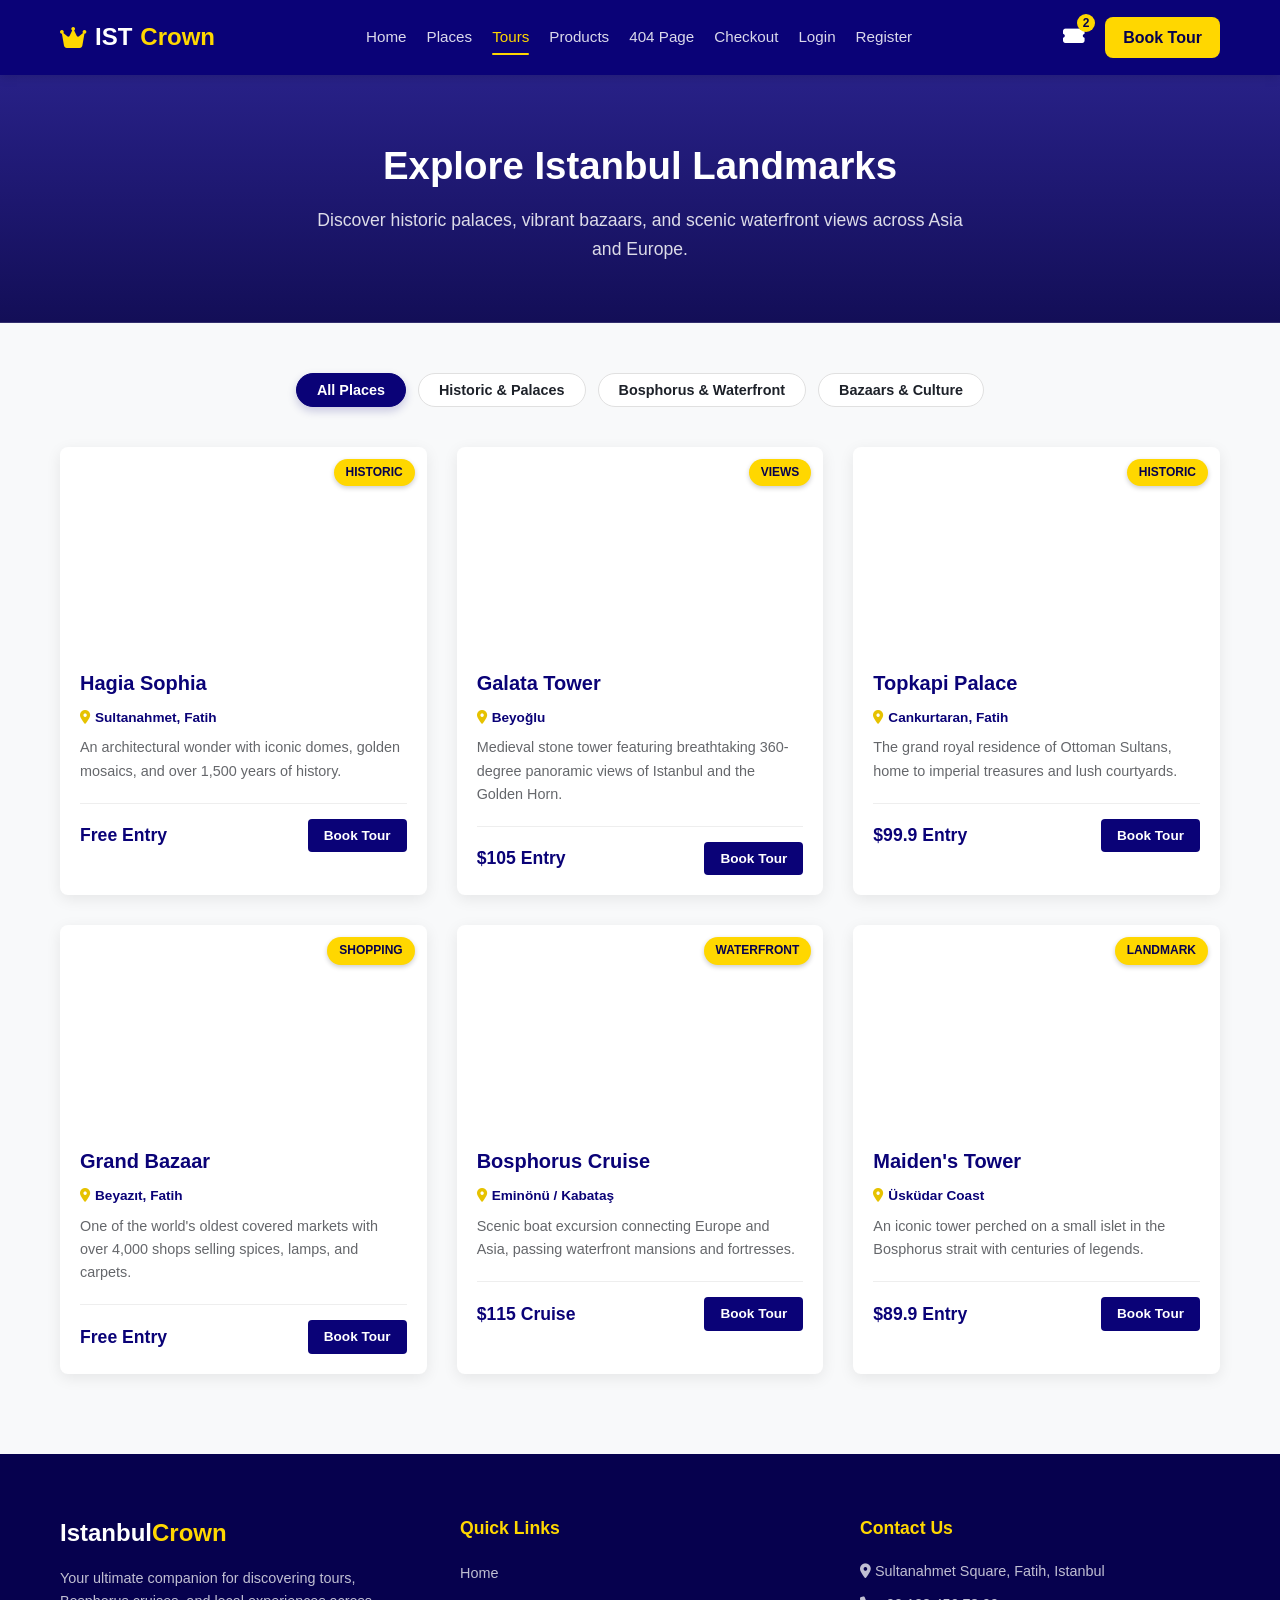
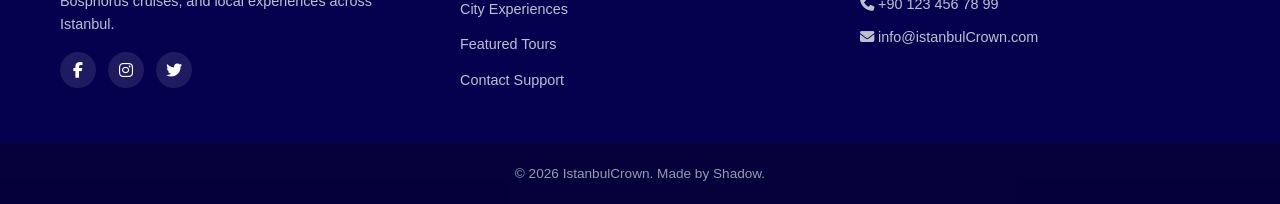
<file: tours.html>
<!doctype html>
<html lang="en">
  <head>
    <meta charset="UTF-8" />
    <meta name="viewport" content="width=device-width, initial-scale=1.0" />
    <title>Explore Places - IST Crown</title>
    <link rel="stylesheet" href="style.css" />
    <link
      rel="stylesheet"
      href="https://cdnjs.cloudflare.com/ajax/libs/font-awesome/6.4.0/css/all.min.css"
    />
  </head>
  <body>
    <!-- start of header -->
    <header>
      <div class="container">
        <a href="index.html" class="logo">
          <i class="fas fa-crown gold-crown"></i>
          IST<span>Crown</span>
        </a>

        <nav class="nav-links" id="navLinks">
          <a href="index.html">Home</a>
          <a href="places.html">Places</a>
          <a href="tours.html" class="active">Tours</a>
          <a href="products.html">Products</a>
          <a href="404.html">404 Page</a>
          <a href="checkout.html">Checkout</a>
          <a href="login.html">Login</a>
          <a href="register.html">Register</a>
        </nav>

        <div class="nav-actions">
          <a href="checkout.html" class="cart-icon" title="My Bookings">
            <i class="fas fa-ticket-alt"></i>
            <span class="badge">2</span>
          </a>
          <a href="login.html" class="btn-secondary">Book Tour</a>
        </div>

        <button
          class="menu-toggle"
          id="menuToggle"
          aria-label="Toggle Navigation"
        >
          <i class="fas fa-bars"></i>
        </button>
      </div>
    </header>
    <!-- end of header -->

    <!-- start of main -->
    <main>
      <section class="page-banner">
        <div class="container">
          <h1>Explore Istanbul Landmarks</h1>
          <p>
            Discover historic palaces, vibrant bazaars, and scenic waterfront
            views across Asia and Europe.
          </p>
        </div>
      </section>

      <section class="places-section">
        <div class="container">
          <div class="filter-bar">
            <button class="filter-btn active">All Places</button>
            <button class="filter-btn">Historic & Palaces</button>
            <button class="filter-btn">Bosphorus & Waterfront</button>
            <button class="filter-btn">Bazaars & Culture</button>
          </div>

          <div class="places-grid">
            <div class="place-card">
              <div class="place-image-wrap">
                <div
                  class="place-image"
                  style="
                    background-image: url(&quot;https://images.unsplash.com/photo-1541432901042-2d8bd64b4a9b?auto=format&fit=crop&w=600&q=80&quot;);
                  "
                ></div>
                <span class="place-category">Historic</span>
              </div>
              <div class="place-info">
                <h3>Hagia Sophia</h3>
                <p class="place-location">
                  <i class="fas fa-map-marker-alt"></i> Sultanahmet, Fatih
                </p>
                <p class="place-desc">
                  An architectural wonder with iconic domes, golden mosaics, and
                  over 1,500 years of history.
                </p>
                <div class="place-footer">
                  <span class="price">Free Entry</span>
                  <a href="products.html" class="card-btn">Book Tour</a>
                </div>
              </div>
            </div>

            <div class="place-card">
              <div class="place-image-wrap">
                <div
                  class="place-image"
                  style="
                    background-image: url(&quot;https://images.unsplash.com/photo-1527838832700-5059252407fa?auto=format&fit=crop&w=600&q=80&quot;);
                  "
                ></div>
                <span class="place-category">Views</span>
              </div>
              <div class="place-info">
                <h3>Galata Tower</h3>
                <p class="place-location">
                  <i class="fas fa-map-marker-alt"></i> Beyoğlu
                </p>
                <p class="place-desc">
                  Medieval stone tower featuring breathtaking 360-degree
                  panoramic views of Istanbul and the Golden Horn.
                </p>
                <div class="place-footer">
                  <span class="price">$105 Entry</span>
                  <a href="products.html" class="card-btn">Book Tour</a>
                </div>
              </div>
            </div>

            <div class="place-card">
              <div class="place-image-wrap">
                <div
                  class="place-image"
                  style="
                    background-image: url(&quot;https://images.unsplash.com/photo-1584551246679-0daf3d275d0f?auto=format&fit=crop&w=600&q=80&quot;);
                  "
                ></div>
                <span class="place-category">Historic</span>
              </div>
              <div class="place-info">
                <h3>Topkapi Palace</h3>
                <p class="place-location">
                  <i class="fas fa-map-marker-alt"></i> Cankurtaran, Fatih
                </p>
                <p class="place-desc">
                  The grand royal residence of Ottoman Sultans, home to imperial
                  treasures and lush courtyards.
                </p>
                <div class="place-footer">
                  <span class="price">$99.9 Entry</span>
                  <a href="products.html" class="card-btn">Book Tour</a>
                </div>
              </div>
            </div>

            <div class="place-card">
              <div class="place-image-wrap">
                <div
                  class="place-image"
                  style="
                    background-image: url(&quot;https://images.unsplash.com/photo-1567157577867-05ccb1388e66?auto=format&fit=crop&w=600&q=80&quot;);
                  "
                ></div>
                <span class="place-category">Shopping</span>
              </div>
              <div class="place-info">
                <h3>Grand Bazaar</h3>
                <p class="place-location">
                  <i class="fas fa-map-marker-alt"></i> Beyazıt, Fatih
                </p>
                <p class="place-desc">
                  One of the world's oldest covered markets with over 4,000
                  shops selling spices, lamps, and carpets.
                </p>
                <div class="place-footer">
                  <span class="price">Free Entry</span>
                  <a href="products.html" class="card-btn">Book Tour</a>
                </div>
              </div>
            </div>

            <div class="place-card">
              <div class="place-image-wrap">
                <div
                  class="place-image"
                  style="
                    background-image: url(&quot;https://images.unsplash.com/photo-1524231757912-21f4fe3a7200?auto=format&fit=crop&w=600&q=80&quot;);
                  "
                ></div>
                <span class="place-category">Waterfront</span>
              </div>
              <div class="place-info">
                <h3>Bosphorus Cruise</h3>
                <p class="place-location">
                  <i class="fas fa-map-marker-alt"></i> Eminönü / Kabataş
                </p>
                <p class="place-desc">
                  Scenic boat excursion connecting Europe and Asia, passing
                  waterfront mansions and fortresses.
                </p>
                <div class="place-footer">
                  <span class="price">$115 Cruise</span>
                  <a href="products.html" class="card-btn">Book Tour</a>
                </div>
              </div>
            </div>

            <div class="place-card">
              <div class="place-image-wrap">
                <div
                  class="place-image"
                  style="
                    background-image: url(&quot;https://images.unsplash.com/photo-1590073242678-70ee3fc28e8e?auto=format&fit=crop&w=600&q=80&quot;);
                  "
                ></div>
                <span class="place-category">Landmark</span>
              </div>
              <div class="place-info">
                <h3>Maiden's Tower</h3>
                <p class="place-location">
                  <i class="fas fa-map-marker-alt"></i> Üsküdar Coast
                </p>
                <p class="place-desc">
                  An iconic tower perched on a small islet in the Bosphorus
                  strait with centuries of legends.
                </p>
                <div class="place-footer">
                  <span class="price">$89.9 Entry</span>
                  <a href="products.html" class="card-btn">Book Tour</a>
                </div>
              </div>
            </div>
          </div>
        </div>
      </section>
    </main>
    <!-- end of main -->

    <!-- start of footer -->
    <footer id="contact" class="footer">
      <div class="container footer-grid">
        <div class="footer-col">
          <h3>Istanbul<span>Crown</span></h3>
          <p>
            Your ultimate companion for discovering tours, Bosphorus cruises,
            and local experiences across Istanbul.
          </p>
          <div class="social-links">
            <a href="#"><i class="fab fa-facebook-f"></i></a>
            <a href="#"><i class="fab fa-instagram"></i></a>
            <a href="#"><i class="fab fa-twitter"></i></a>
          </div>
        </div>

        <div class="footer-col">
          <h4>Quick Links</h4>
          <ul>
            <li><a href="index.html">Home</a></li>
            <li><a href="places.html">City Experiences</a></li>
            <li><a href="products.html">Featured Tours</a></li>
            <li><a href="checkout.html">Contact Support</a></li>
          </ul>
        </div>

        <div class="footer-col">
          <h4>Contact Us</h4>
          <p>
            <i class="fas fa-map-marker-alt"></i> Sultanahmet Square, Fatih,
            Istanbul
          </p>
          <p><i class="fas fa-phone"></i> +90 123 456 78 99</p>
          <p><i class="fas fa-envelope"></i> info@istanbulCrown.com</p>
        </div>
      </div>

      <div class="footer-bottom">
        <div class="footer-container">
          <p>&copy; 2026 IstanbulCrown. Made by Shadow.</p>
        </div>
      </div>
    </footer>
    <!-- end of footer -->

    <!-- start of JavaScript -->
    <script src="app.js"></script>
    <!-- end of JavaScript -->
  </body>
</html>
</file>
<file: style.css>
:root {
  --primary-blue: #0a0277;
  --primary-blue-dark: #06014e;
  --gold: #ffd700;
  --gold-hover: #e6c200;
  --text-dark: #1d2129;
  --text-muted: #65676b;
  --bg-light: #f8f9fa;
  --white: #ffffff;
  --shadow: 0 4px 15px rgba(0, 0, 0, 0.08);
  --shadow-hover: 0 8px 25px rgba(0, 0, 0, 0.15);
  --transition: all 0.3s ease;
  --radius: 8px;
}

* {
  margin: 0;
  padding: 0;
  box-sizing: border-box;
}

body {
  font-family: "Segoe UI", Tahoma, Geneva, Verdana, sans-serif;
  color: var(--text-dark);
  background-color: #fff;
  line-height: 1.6;
}

/* start of home page */

/* start of navbar */
a {
  text-decoration: none;
  color: inherit;
  transition: var(--transition);
}

ul {
  list-style: none;
}

.container {
  max-width: 1200px;
  margin: 0 auto;
  padding: 0 20px;
}

header {
  background-color: var(--primary-blue);
  position: relative;
  z-index: 1000;
  box-shadow: 0 2px 10px rgba(0, 0, 0, 0.15);
}

header .container {
  display: flex;
  justify-content: space-between;
  align-items: center;
  height: 75px;
}

.logo {
  font-size: 1.5rem;
  font-weight: 700;
  color: var(--white);
  display: flex;
  align-items: center;
  gap: 8px;
}

.gold-crown {
  color: var(--gold);
}

.logo span {
  color: var(--gold);
}

.nav-links {
  display: flex;
  gap: 20px;
}

.nav-links a {
  color: rgba(255, 255, 255, 0.85);
  font-weight: 500;
  font-size: 0.95rem;
  position: relative;
  padding: 5px 0;
}

.nav-links a:hover,
.nav-links a.active {
  color: var(--gold);
}

.nav-links a.active::after {
  content: "";
  position: absolute;
  bottom: 0;
  left: 0;
  width: 100%;
  height: 2px;
  background-color: var(--gold);
  border-radius: 2px;
}

.nav-actions {
  display: flex;
  align-items: center;
  gap: 20px;
}

.cart-icon {
  color: var(--white);
  font-size: 1.2rem;
  position: relative;
}

.cart-icon:hover {
  color: var(--gold);
}

.badge {
  position: absolute;
  top: -8px;
  right: -10px;
  background-color: var(--gold);
  color: var(--primary-blue-dark);
  font-size: 0.75rem;
  font-weight: 700;
  width: 18px;
  height: 18px;
  border-radius: 50%;
  display: flex;
  align-items: center;
  justify-content: center;
}

.btn-secondary {
  background-color: var(--gold);
  color: var(--primary-blue-dark);
  padding: 8px 18px;
  border-radius: var(--radius);
  font-weight: 600;
  display: inline-block;
}

.btn-secondary:hover {
  background-color: var(--gold-hover);
  transform: translateY(-2px);
}

.btn-primary {
  background-color: var(--primary-blue);
  color: var(--white);
  padding: 10px 22px;
  border-radius: var(--radius);
  font-weight: 600;
  display: inline-block;
}

.btn-primary:hover {
  background-color: var(--primary-blue-dark);
  transform: translateY(-2px);
}

.menu-toggle {
  display: none;
  background: none;
  border: none;
  color: var(--white);
  font-size: 1.5rem;
  cursor: pointer;
}
/* end of navbar */

/* start of main */
.hero {
  background:
    linear-gradient(rgba(10, 2, 119, 0.82), rgba(6, 1, 78, 0.9)),
    url("https://images.unsplash.com/photo-1524231757912-21f4fe3a7200?auto=format&fit=crop&w=1600&q=80");
  background-size: cover;
  background-position: center;
  background-repeat: no-repeat;
  color: var(--white);
  padding: 110px 20px;
  text-align: center;
  position: relative;
}

.hero-content {
  max-width: 750px;
  margin: 0 auto;
}

.hero-crown {
  font-size: 3rem;
  color: var(--gold);
  margin-bottom: 15px;
}

.hero h1 {
  font-size: 2.8rem;
  margin-bottom: 15px;
  font-weight: 700;
}

.hero p {
  font-size: 1.15rem;
  color: rgba(255, 255, 255, 0.9);
  margin-bottom: 30px;
}

.hero-buttons {
  display: flex;
  justify-content: center;
  gap: 15px;
}

.features {
  padding: 60px 0;
  background-color: var(--bg-light);
}

.features-container {
  display: grid;
  grid-template-columns: repeat(auto-fit, minmax(280px, 1fr));
  gap: 30px;
}

.feature-card {
  background: var(--white);
  padding: 35px 25px;
  border-radius: var(--radius);
  text-align: center;
  box-shadow: var(--shadow);
  transition: var(--transition);
}

.feature-card:hover {
  transform: translateY(-5px);
  box-shadow: var(--shadow-hover);
}

.feature-icon {
  font-size: 2.5rem;
  color: var(--primary-blue);
  margin-bottom: 20px;
}

.feature-card h3 {
  font-size: 1.3rem;
  margin-bottom: 10px;
  color: var(--primary-blue);
}

.feature-card p {
  color: var(--text-muted);
  font-size: 0.95rem;
}

.featured-places {
  padding: 80px 0;
}

.section-title {
  text-align: center;
  margin-bottom: 45px;
}

.section-title h2 {
  font-size: 2.2rem;
  color: var(--primary-blue);
  margin-bottom: 8px;
}

.section-title p {
  color: var(--text-muted);
  font-size: 1rem;
}

.places-grid {
  display: grid;
  grid-template-columns: repeat(auto-fit, minmax(300px, 1fr));
  gap: 30px;
}

.place-card {
  background: var(--white);
  border-radius: var(--radius);
  overflow: hidden;
  box-shadow: var(--shadow);
  transition: var(--transition);
}

.place-card:hover {
  transform: translateY(-5px);
  box-shadow: var(--shadow-hover);
}

.place-image {
  height: 200px;
  background-size: cover;
  background-position: center;
}

.place-info {
  padding: 20px;
}

.place-info h3 {
  font-size: 1.25rem;
  color: var(--primary-blue);
  margin-bottom: 8px;
}

.place-desc {
  color: var(--text-muted);
  font-size: 0.9rem;
  margin-bottom: 20px;
}

.place-footer {
  display: flex;
  justify-content: space-between;
  align-items: center;
  border-top: 1px solid #eee;
  padding-top: 15px;
}

.price {
  font-weight: 700;
  color: var(--primary-blue);
  font-size: 1.1rem;
}

.card-btn {
  background-color: var(--primary-blue);
  color: var(--white);
  padding: 6px 16px;
  border-radius: 4px;
  font-size: 0.85rem;
  font-weight: 600;
}

.card-btn:hover {
  background-color: var(--gold);
  color: var(--primary-blue-dark);
}
/* end of main */

/* start of footer */
.footer {
  background-color: var(--primary-blue-dark);
  color: var(--white);
  padding-top: 60px;
}

.footer-grid {
  display: grid;
  grid-template-columns: repeat(auto-fit, minmax(250px, 1fr));
  gap: 40px;
  padding-bottom: 40px;
}

.footer-col h3 {
  font-size: 1.5rem;
  margin-bottom: 15px;
}

.footer-col h3 span {
  color: var(--gold);
}

.footer-col h4 {
  font-size: 1.1rem;
  color: var(--gold);
  margin-bottom: 18px;
}

.footer-col p {
  color: rgba(255, 255, 255, 0.75);
  font-size: 0.9rem;
  margin-bottom: 10px;
}

.social-links {
  display: flex;
  gap: 12px;
  margin-top: 15px;
}

.social-links a {
  width: 36px;
  height: 36px;
  background-color: rgba(255, 255, 255, 0.1);
  border-radius: 50%;
  display: flex;
  align-items: center;
  justify-content: center;
  color: var(--white);
}

.social-links a:hover {
  background-color: var(--gold);
  color: var(--primary-blue-dark);
}

.footer-col ul li {
  margin-bottom: 10px;
}

.footer-col ul li a {
  color: rgba(255, 255, 255, 0.75);
  font-size: 0.9rem;
}

.footer-col ul li a:hover {
  color: var(--gold);
  padding-left: 5px;
}

.footer-bottom {
  background-color: rgba(0, 0, 0, 0.25);
  text-align: center;
  padding: 20px 0;
  font-size: 0.85rem;
  color: rgba(255, 255, 255, 0.6);
}

@media (max-width: 880px) {
  .nav-actions {
    display: none;
  }

  .menu-toggle {
    display: block;
  }

  .nav-links {
    position: absolute;
    top: 75px;
    left: 0;
    width: 100%;
    background-color: var(--primary-blue);
    flex-direction: column;
    padding: 20px 0;
    gap: 0;
    display: none;
    box-shadow: 0 5px 10px rgba(0, 0, 0, 0.2);
  }

  .nav-links.show {
    display: flex;
  }

  .nav-links a {
    padding: 12px 30px;
    width: 100%;
  }

  .nav-links a.active::after {
    display: none;
  }

  .hero h1 {
    font-size: 2rem;
  }

  .hero p {
    font-size: 1rem;
  }
}
/* end of footer */
/* end of home page */

/* start of places page */
.page-banner {
  background:
    linear-gradient(rgba(10, 2, 119, 0.88), rgba(6, 1, 78, 0.95)),
    url("https://images.unsplash.com/photo-1541432901042-2d8bd64b4a9b?auto=format&fit=crop&w=1600&q=80");
  background-size: cover;
  background-position: center;
  background-repeat: no-repeat;
  color: var(--white);
  padding: 60px 0;
  text-align: center;
}

.page-banner h1 {
  font-size: 2.4rem;
  margin-bottom: 10px;
  font-weight: 700;
}

.page-banner p {
  font-size: 1.1rem;
  color: rgba(255, 255, 255, 0.85);
  max-width: 650px;
  margin: 0 auto;
}

.places-section {
  padding: 50px 0 80px;
  background-color: var(--bg-light);
}

.filter-bar {
  display: flex;
  justify-content: center;
  flex-wrap: wrap;
  gap: 12px;
  margin-bottom: 40px;
}

.filter-btn {
  background-color: var(--white);
  color: var(--text-dark);
  border: 1px solid #e0e0e0;
  padding: 8px 20px;
  border-radius: 25px;
  font-size: 0.9rem;
  font-weight: 600;
  cursor: pointer;
  transition: var(--transition);
}

.filter-btn:hover,
.filter-btn.active {
  background-color: var(--primary-blue);
  color: var(--white);
  border-color: var(--primary-blue);
  box-shadow: 0 4px 10px rgba(10, 2, 119, 0.2);
}

.place-image-wrap {
  position: relative;
  /* overflow: hidden;  = إخفاء أي محتوى أو عنصر يتجاوز أبعاد المربع الحاوي له */
  overflow: hidden;    
}

.place-category {
  position: absolute;
  top: 12px;
  right: 12px;
  background-color: var(--gold);
  color: var(--primary-blue-dark);
  font-size: 0.75rem;
  font-weight: 700;
  padding: 4px 12px;
  border-radius: 20px;
  text-transform: uppercase;
  box-shadow: 0 2px 5px rgba(0, 0, 0, 0.2);
}

.place-location {
  font-size: 0.85rem;
  color: var(--primary-blue);
  font-weight: 600;
  margin-bottom: 8px;
  display: flex;
  align-items: center;
  gap: 5px;
}

.place-location i {
  color: var(--gold-hover);
}

.place-card:hover .place-image {
  transform: scale(1.05);
}

.place-image {
  transition: transform 0.5s ease;
}
/* end of places page */

/* start of products page */
.stats-bar {
  background-color: var(--primary-blue);
  color: var(--white);
  padding: 15px 0;
  border-top: 1px solid rgba(255, 255, 255, 0.1);
}

.stats-container {
  display: flex;
  justify-content: space-around;
  flex-wrap: wrap;
  gap: 15px;
}

.stat-item {
  display: flex;
  align-items: center;
  gap: 10px;
  font-size: 0.9rem;
  font-weight: 600;
}

.stat-item i {
  color: var(--gold);
}

.products-section {
  padding: 50px 0;
  background-color: var(--bg-light);
}

.products-layout {
  display: grid;
  grid-template-columns: 260px 1fr;
  gap: 30px;
}

.product-sidebar {
  background: var(--white);
  padding: 25px;
  border-radius: var(--radius);
  box-shadow: var(--shadow);
  /*  height: fit-content = تخبر المتصفح بأن يجعل ارتفاع العنصر مساوياً تماماً للحجم الفعلي للمحتوى الداخلي. */
  height: fit-content;
}

.filter-group {
  margin-bottom: 25px;
}

.filter-group:last-child {
  margin-bottom: 0;
}

.filter-group h3 {
  font-size: 1rem;
  color: var(--primary-blue);
  margin-bottom: 12px;
  border-bottom: 2px solid var(--bg-light);
  padding-bottom: 6px;
}

.filter-group label {
  display: block;
  margin-bottom: 8px;
  font-size: 0.88rem;
  color: var(--text-dark);
  cursor: pointer;
}

.price-slider {
  width: 100%;
  margin-top: 10px;
}

.price-labels {
  display: flex;
  justify-content: space-between;
  font-size: 0.8rem;
  color: var(--text-muted);
  margin-top: 5px;
}

.catalog-header {
  display: flex;
  justify-content: space-between;
  align-items: center;
  margin-bottom: 20px;
  background: var(--white);
  padding: 15px 20px;
  border-radius: var(--radius);
  box-shadow: var(--shadow);
}

.sort-select {
  padding: 6px 12px;
  border-radius: 4px;
  border: 1px solid #ddd;
  font-size: 0.85rem;
  outline: none;
}

.products-grid {
  display: grid;
  grid-template-columns: repeat(auto-fill, minmax(280px, 1fr));
  gap: 25px;
}

.product-card {
  background: var(--white);
  border-radius: var(--radius);
  overflow: hidden;
  box-shadow: var(--shadow);
  transition: var(--transition);
  position: relative;
  display: flex;
  flex-direction: column;
}

.product-card:hover {
  transform: translateY(-4px);
  box-shadow: var(--shadow-hover);
}

.badge-tag {
  position: absolute;
  top: 12px;
  left: 12px;
  padding: 4px 10px;
  border-radius: 4px;
  font-size: 0.75rem;
  font-weight: 700;
  color: var(--white);
  z-index: 2;
}

.badge-tag.best-seller {
  background-color: var(--primary-blue);
}
.badge-tag.discount {
  background-color: #e74c3c;
}

.product-image {
  height: 180px;
  background-size: cover;
  background-position: center;
}

.product-body {
  padding: 20px;
  display: flex;
  flex-direction: column;
  flex-grow: 1;
}

.rating {
  font-size: 0.8rem;
  color: var(--gold-hover);
  font-weight: 700;
  margin-bottom: 6px;
}

.product-body h3 {
  font-size: 1.1rem;
  color: var(--primary-blue);
  margin-bottom: 8px;
}

.product-summary {
  font-size: 0.85rem;
  color: var(--text-muted);
  margin-bottom: 15px;
}

.product-meta {
  display: flex;
  gap: 15px;
  font-size: 0.8rem;
  color: var(--text-muted);
  margin-bottom: 20px;
  border-top: 1px dashed #eee;
  padding-top: 10px;
}

.product-action {
  margin-top: auto;
  display: flex;
  justify-content: space-between;
  align-items: center;
}

.price-box {
  display: flex;
  align-items: baseline;
  gap: 6px;
}

.old-price {
  font-size: 0.85rem;
  color: var(--text-muted);
  text-decoration: line-through;
}

.current-price {
  font-size: 1.2rem;
  font-weight: 700;
  color: var(--primary-blue);
}

.btn-primary-sm {
  background-color: var(--gold);
  color: var(--primary-blue-dark);
  padding: 8px 14px;
  border-radius: 4px;
  font-size: 0.82rem;
  font-weight: 700;
}

.btn-primary-sm:hover {
  background-color: var(--gold-hover);
}

@media (max-width: 900px) {
  .products-layout {
    grid-template-columns: 1fr;
  }
}
/* end of products page */

/* start of 404 page */
.error-page {
  padding: 90px 20px;
  background-color: var(--bg-light);
  text-align: center;
  min-height: 65vh;
  display: flex;
  align-items: center;
  justify-content: center;
}

.error-container {
  max-width: 600px;
  margin: 0 auto;
}

.error-code {
  font-size: 6rem;
  font-weight: 900;
  color: var(--primary-blue);
  line-height: 1;
  letter-spacing: -2px;
}

.error-icon {
  font-size: 3rem;
  color: var(--gold);
  margin: 15px 0;
  animation: pulse 2s infinite ease-in-out;
}

.error-page h1 {
  font-size: 2rem;
  color: var(--primary-blue);
  margin-bottom: 12px;
}

.error-message {
  color: var(--text-muted);
  font-size: 1rem;
  margin-bottom: 30px;
  line-height: 1.6;
}

.error-btn {
  display: inline-flex;
  align-items: center;
  gap: 10px;
  padding: 12px 28px;
  font-size: 1rem;
}

@keyframes pulse {
  0% {
    transform: scale(1);
  }
  50% {
    transform: scale(1.1);
  }
  100% {
    transform: scale(1);
  }
}
/* end of 404 page */

/* start of checkout page */
.checkout-section {
  padding: 50px 0 80px;
  background-color: var(--bg-light);
}

.checkout-grid {
  display: grid;
  grid-template-columns: 1fr 360px;
  gap: 30px;
}

.checkout-form-container,
.order-summary {
  background: var(--white);
  padding: 30px;
  border-radius: var(--radius);
  box-shadow: var(--shadow);
}

.checkout-form-container h2,
.order-summary h2 {
  font-size: 1.25rem;
  color: var(--primary-blue);
  margin-bottom: 20px;
  display: flex;
  align-items: center;
  gap: 10px;
}

.form-row {
  display: grid;
  grid-template-columns: 1fr 1fr;
  gap: 20px;
}

.form-group {
  margin-bottom: 18px;
}

.form-group label {
  display: block;
  font-size: 0.88rem;
  font-weight: 600;
  color: var(--text-dark);
  margin-bottom: 6px;
}

.form-group input {
  width: 100%;
  padding: 10px 14px;
  border: 1px solid #ddd;
  border-radius: 6px;
  font-size: 0.95rem;
  outline: none;
  transition: var(--transition);
}

.form-group input:focus {
  border-color: var(--primary-blue);
  box-shadow: 0 0 0 3px rgba(10, 2, 119, 0.1);
}

.payment-options {
  display: flex;
  gap: 15px;
  margin-bottom: 20px;
}

.payment-option {
  flex: 1;
  border: 1px solid #ddd;
  padding: 12px;
  border-radius: 6px;
  display: flex;
  align-items: center;
  gap: 8px;
  cursor: pointer;
  font-size: 0.88rem;
  font-weight: 600;
}

.payment-option input {
  margin-right: 4px;
}

.payment-option i {
  margin-left: auto;
  color: var(--primary-blue);
}

.checkout-btn {
  width: 100%;
  padding: 14px;
  font-size: 1rem;
  border: none;
  cursor: pointer;
  margin-top: 10px;
}

.summary-item {
  display: flex;
  justify-content: space-between;
  border-bottom: 1px solid #eee;
  padding-bottom: 12px;
  margin-bottom: 12px;
}

.item-info h4 {
  font-size: 0.95rem;
  color: var(--primary-blue);
}

.item-info p {
  font-size: 0.8rem;
  color: var(--text-muted);
}

.item-price {
  font-weight: 700;
  color: var(--primary-blue);
}

.summary-totals {
  margin-top: 20px;
  border-top: 2px solid var(--bg-light);
  padding-top: 15px;
}

.total-row {
  display: flex;
  justify-content: space-between;
  margin-bottom: 8px;
  font-size: 0.9rem;
  color: var(--text-muted);
}

.total-row.grand-total {
  font-size: 1.15rem;
  font-weight: 700;
  color: var(--primary-blue);
  border-top: 1px solid #eee;
  padding-top: 10px;
  margin-top: 10px;
}

.security-badge {
  margin-top: 25px;
  display: flex;
  align-items: center;
  gap: 10px;
  background-color: var(--bg-light);
  padding: 12px;
  border-radius: 6px;
  font-size: 0.8rem;
  color: var(--text-muted);
}

.security-badge i {
  color: #27ae60;
  font-size: 1.2rem;
}

@media (max-width: 850px) {
  .checkout-grid {
    grid-template-columns: 1fr;
  }
  .form-row {
    grid-template-columns: 1fr;
  }
}
/* end of checkout page */

/* start of login page */
.auth-dual-section {
  padding: 60px 20px;
  background-color: var(--bg-light);
  min-height: 80vh;
}

.auth-dual-grid {
  display: grid;
  grid-template-columns: 1fr auto 1fr;
  gap: 30px;
  align-items: center;
  max-width: 950px;
  margin: 0 auto;
}

.auth-box {
  background: var(--white);
  padding: 35px 30px;
  border-radius: var(--radius);
  box-shadow: var(--shadow);
  height: 100%;
}

.auth-header {
  text-align: center;
  margin-bottom: 25px;
}

.auth-icon {
  font-size: 2rem;
  color: var(--gold);
  margin-bottom: 8px;
}

.auth-header h2 {
  font-size: 1.6rem;
  color: var(--primary-blue);
  margin-bottom: 4px;
}

.auth-header p {
  color: var(--text-muted);
  font-size: 0.85rem;
}

.input-icon-wrap {
  position: relative;
  display: flex;
  align-items: center;
}

.input-icon-wrap i {
  position: absolute;
  left: 14px;
  color: var(--text-muted);
  font-size: 0.85rem;
}

.input-icon-wrap input {
  width: 100%;
  padding: 10px 14px 10px 38px;
  border: 1px solid #ddd;
  border-radius: 6px;
  font-size: 0.9rem;
  outline: none;
  transition: var(--transition);
}

.input-icon-wrap input:focus {
  border-color: var(--primary-blue);
  box-shadow: 0 0 0 3px rgba(10, 2, 119, 0.1);
}

.auth-options {
  display: flex;
  justify-content: space-between;
  align-items: center;
  font-size: 0.8rem;
  margin-bottom: 20px;
}

.remember-me {
  color: var(--text-dark);
  cursor: pointer;
  display: flex;
  align-items: center;
  gap: 5px;
}

.forgot-link {
  color: var(--primary-blue);
  font-weight: 600;
}

.auth-btn {
  width: 100%;
  padding: 11px;
  font-size: 0.95rem;
  border: none;
  cursor: pointer;
}

.auth-divider {
  display: flex;
  align-items: center;
  justify-content: center;
  position: relative;
}

.auth-divider::before {
  content: "";
  position: absolute;
  top: 0;
  bottom: 0;
  width: 1px;
  background: #ddd;
}

.auth-divider span {
  background: var(--bg-light);
  padding: 8px 6px;
  font-size: 0.75rem;
  font-weight: 700;
  color: var(--text-muted);
  z-index: 1;
  border-radius: 50%;
}

@media (max-width: 768px) {
  .auth-dual-grid {
    grid-template-columns: 1fr;
    gap: 20px;
  }
  .auth-divider {
    margin: 10px 0;
  }
  .auth-divider::before {
    width: 100%;
    height: 1px;
  }
}
/* end of login page */
</file>
